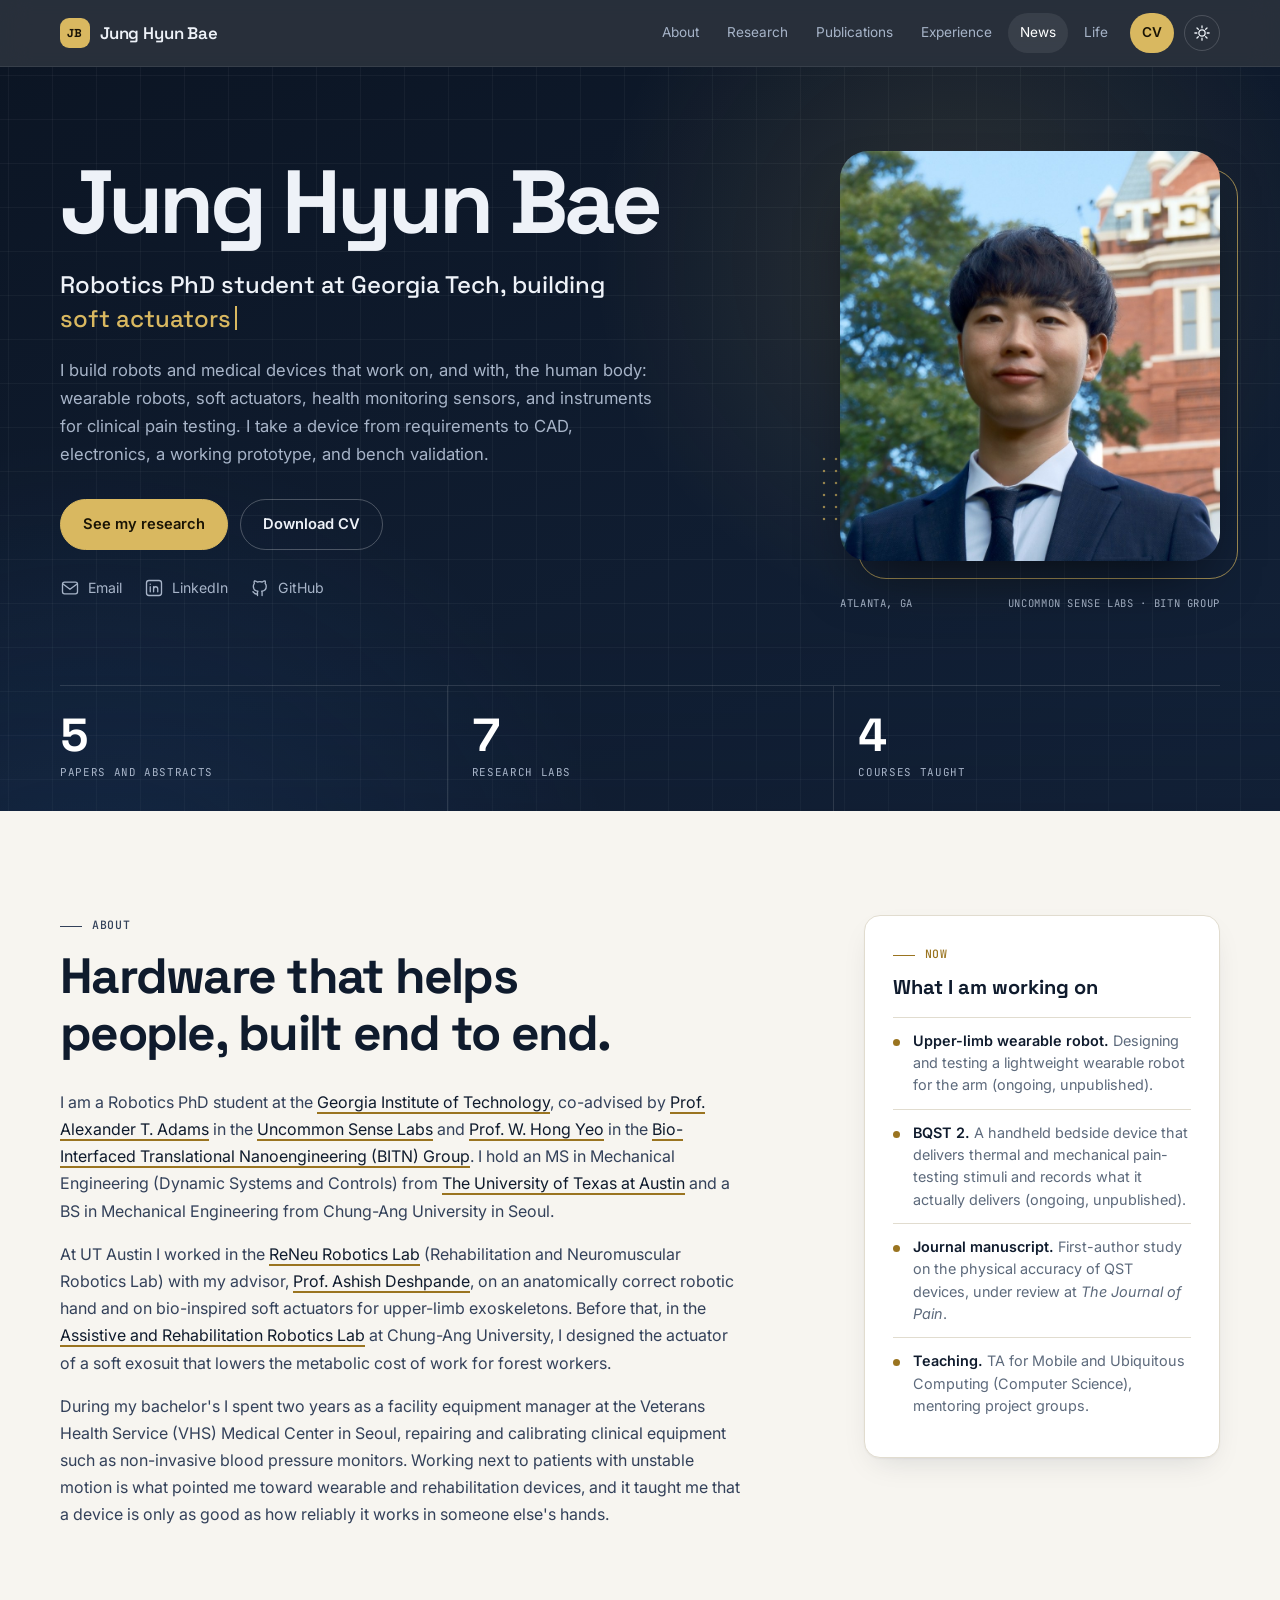
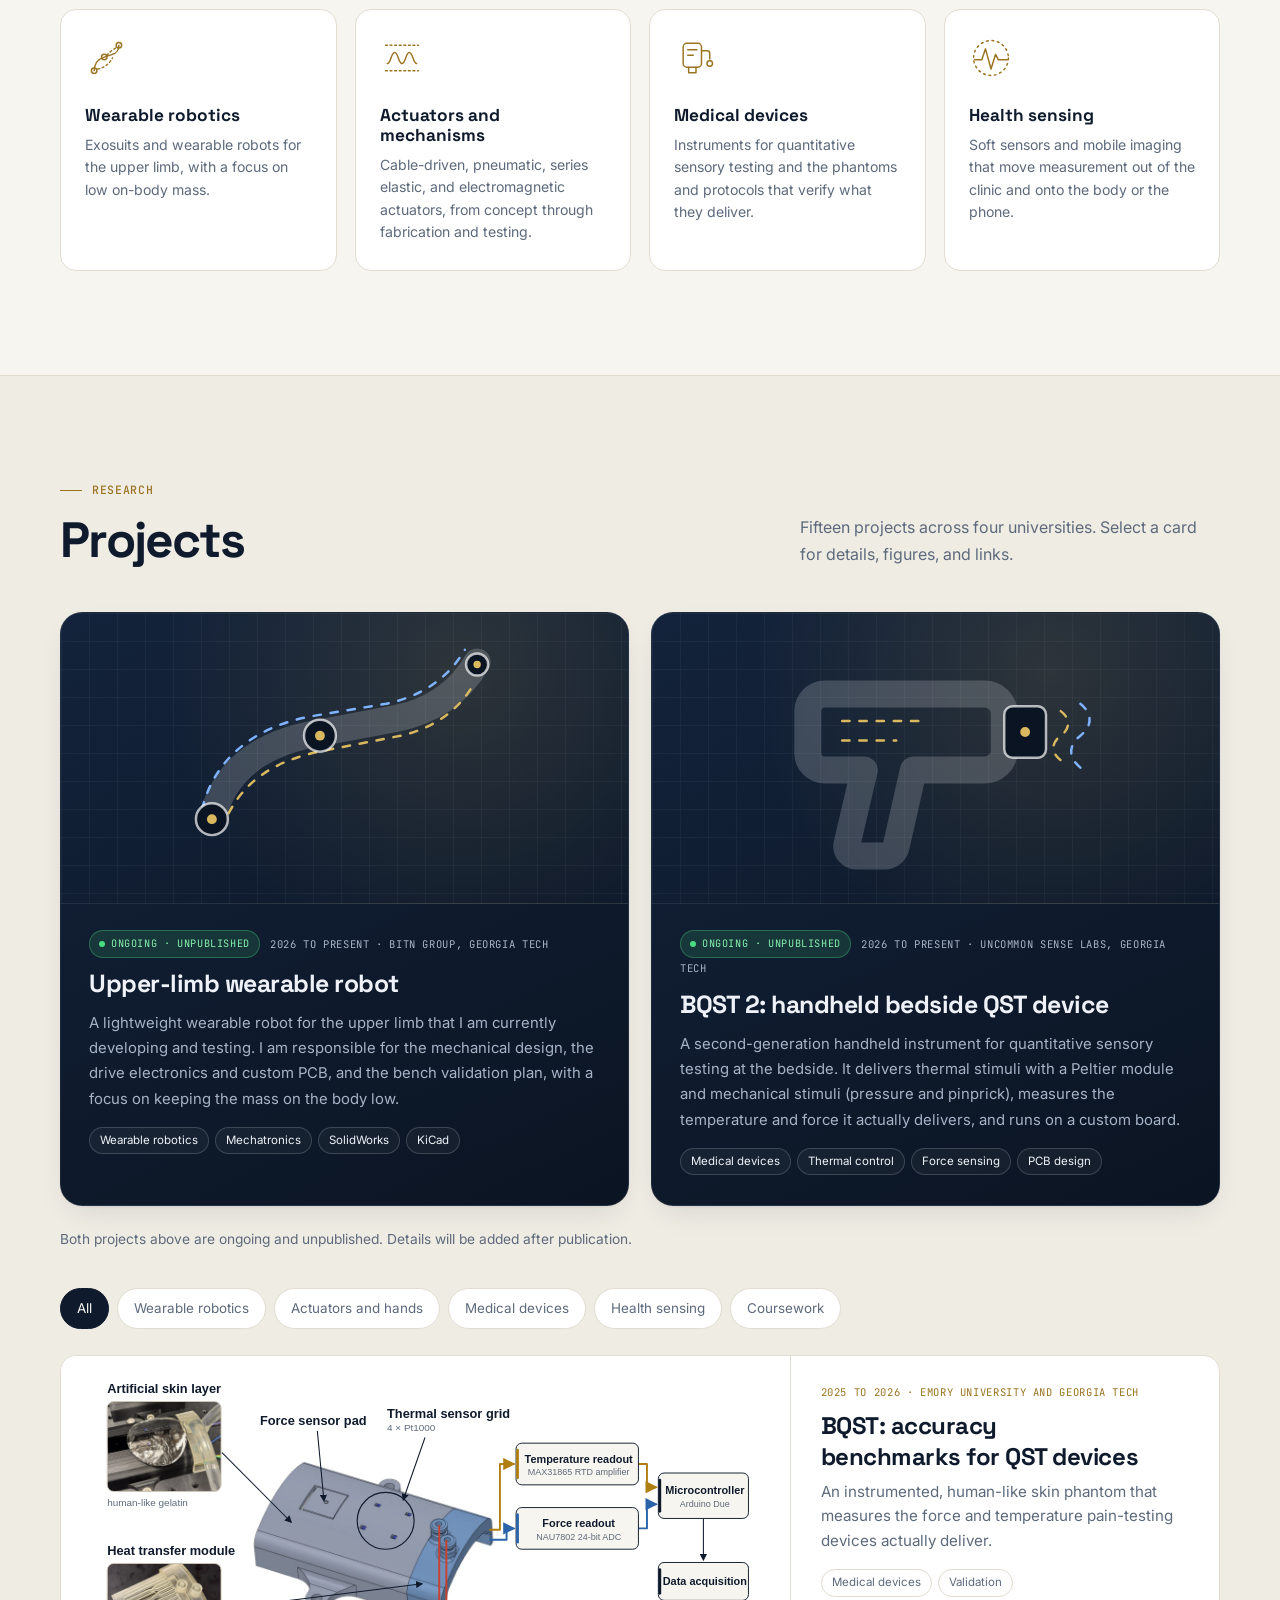
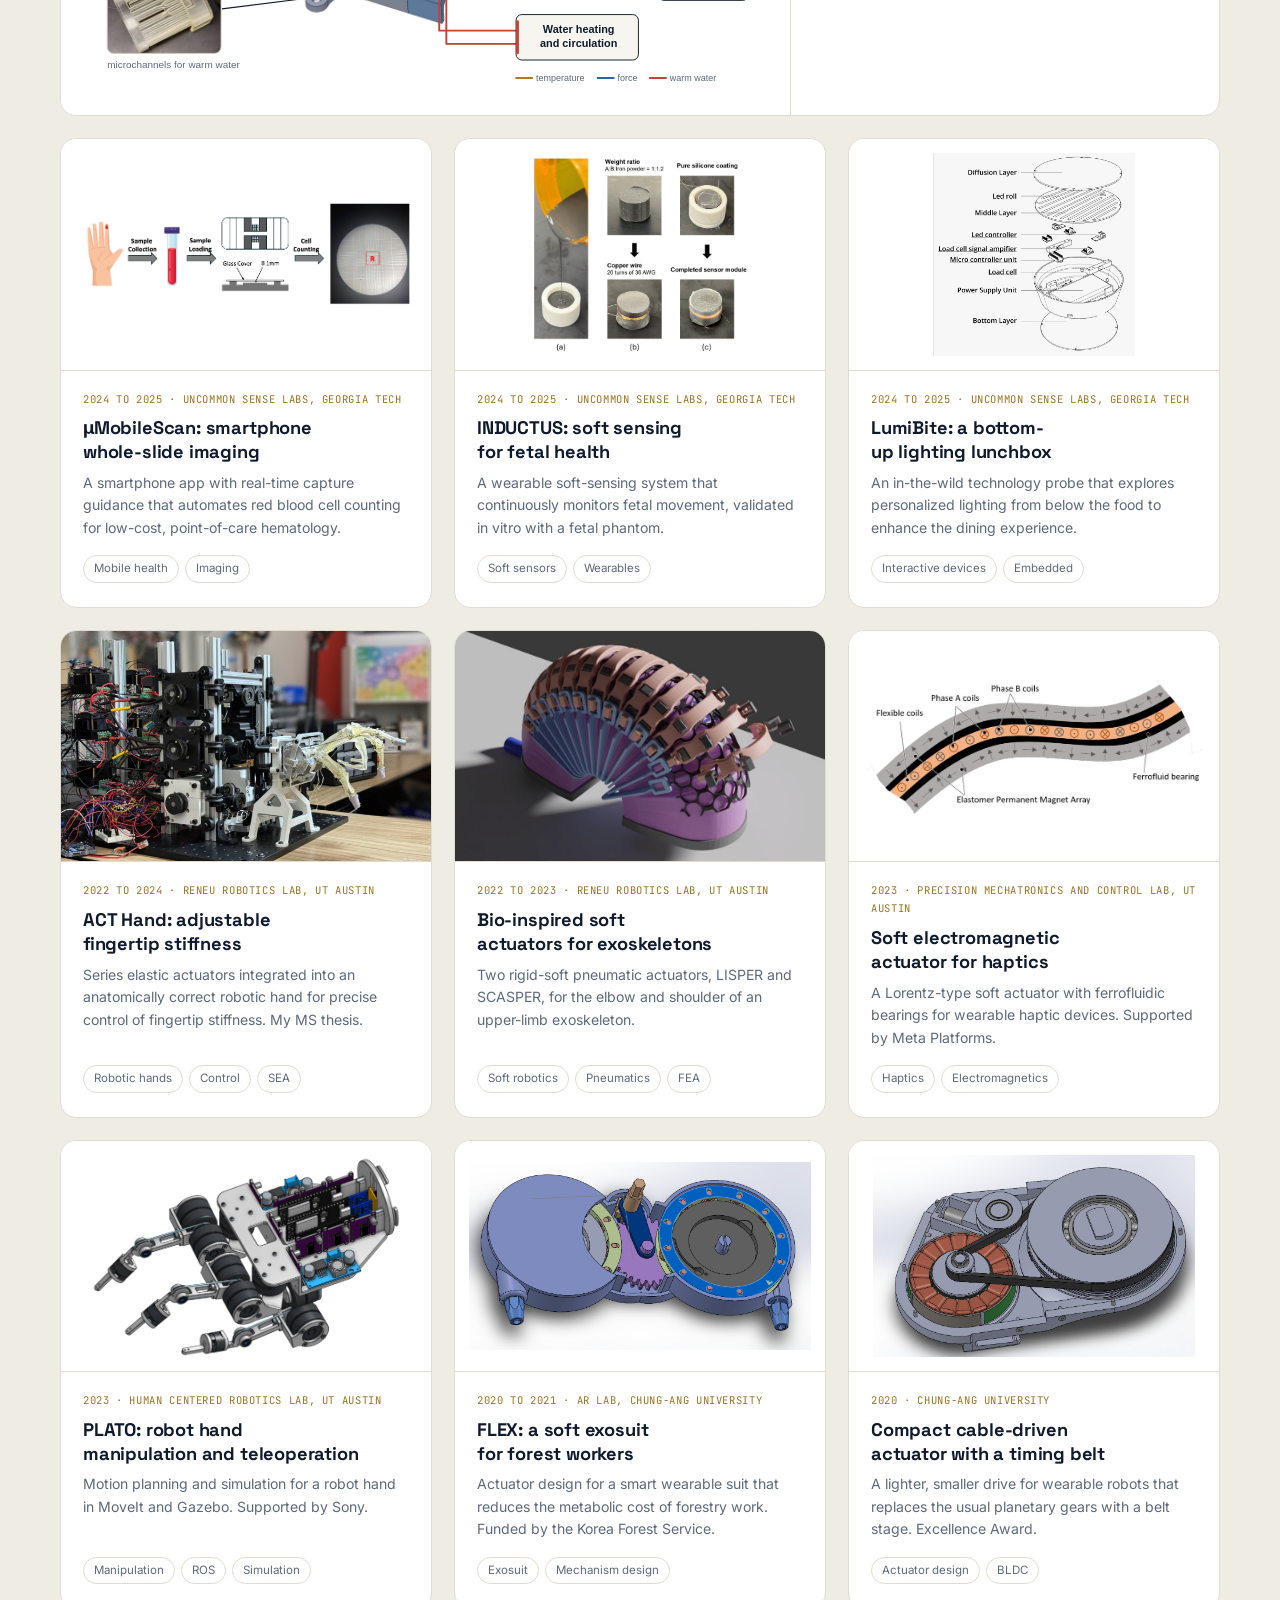
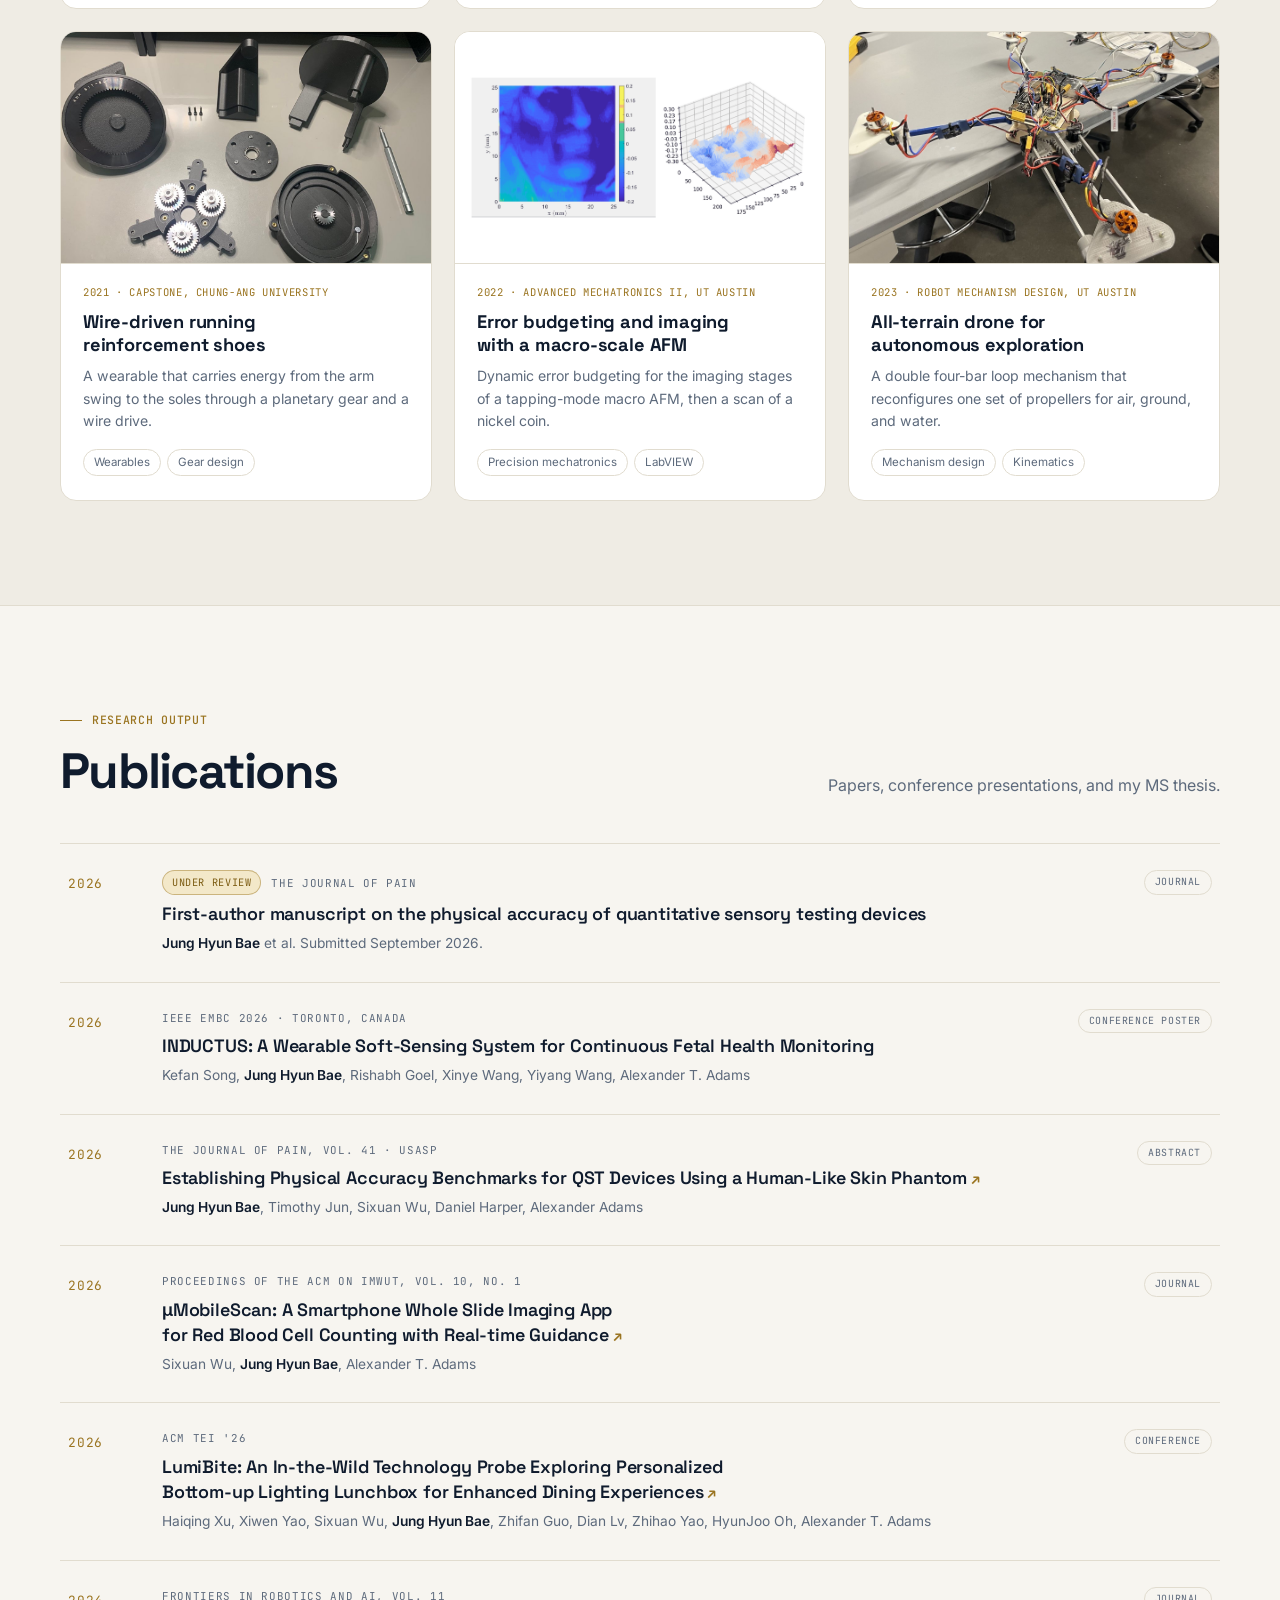
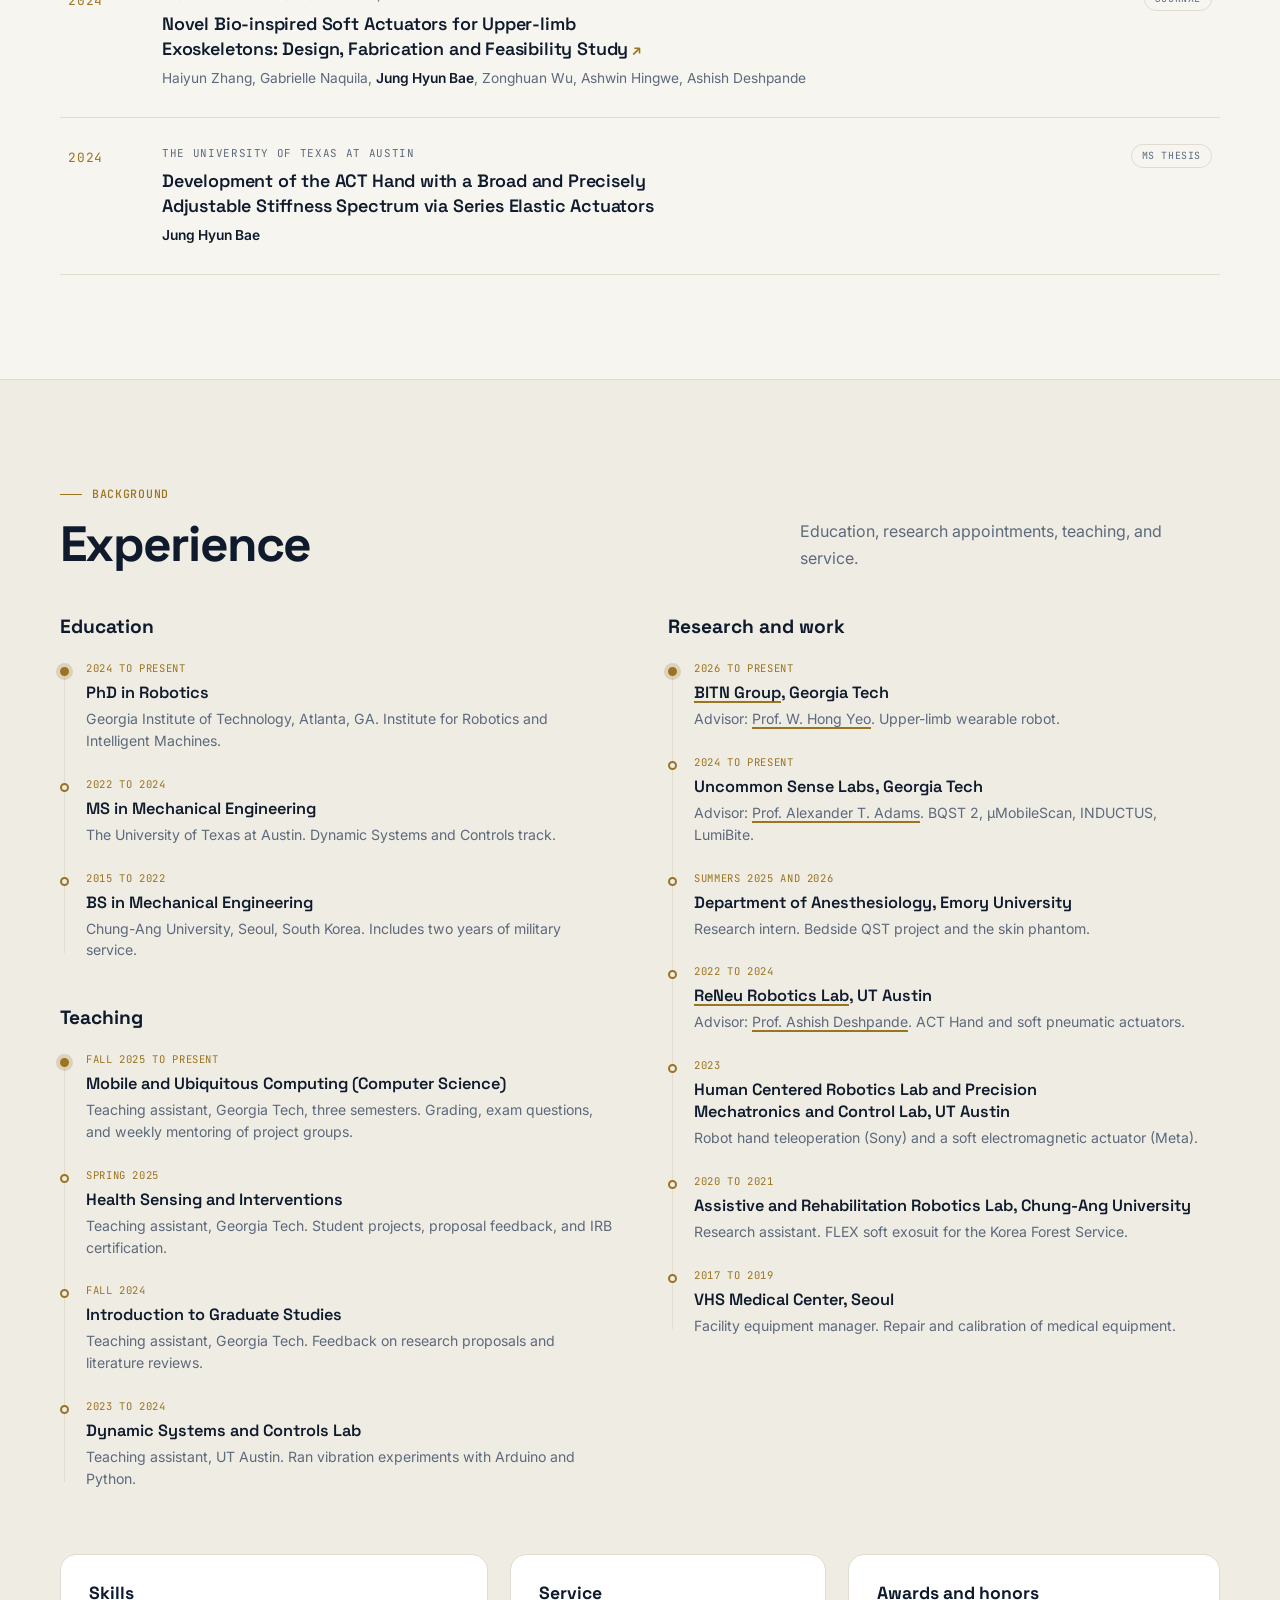
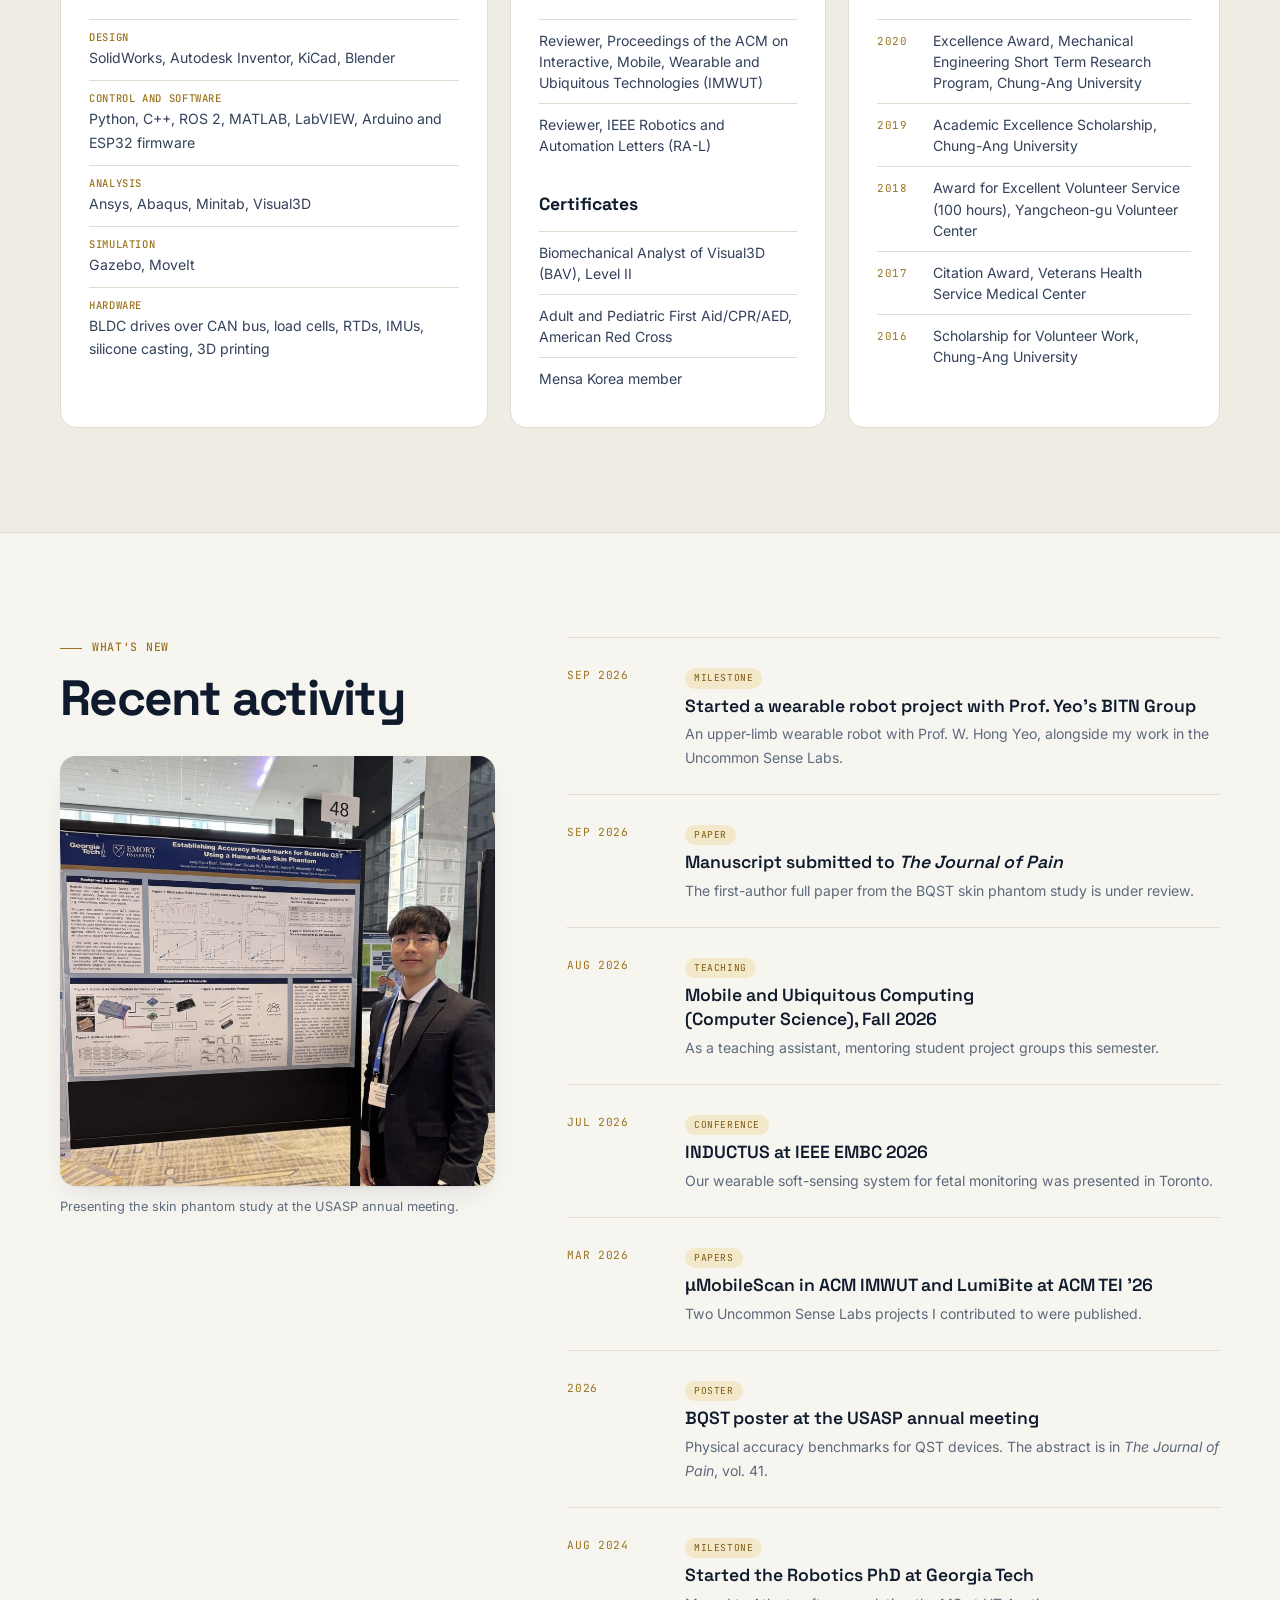
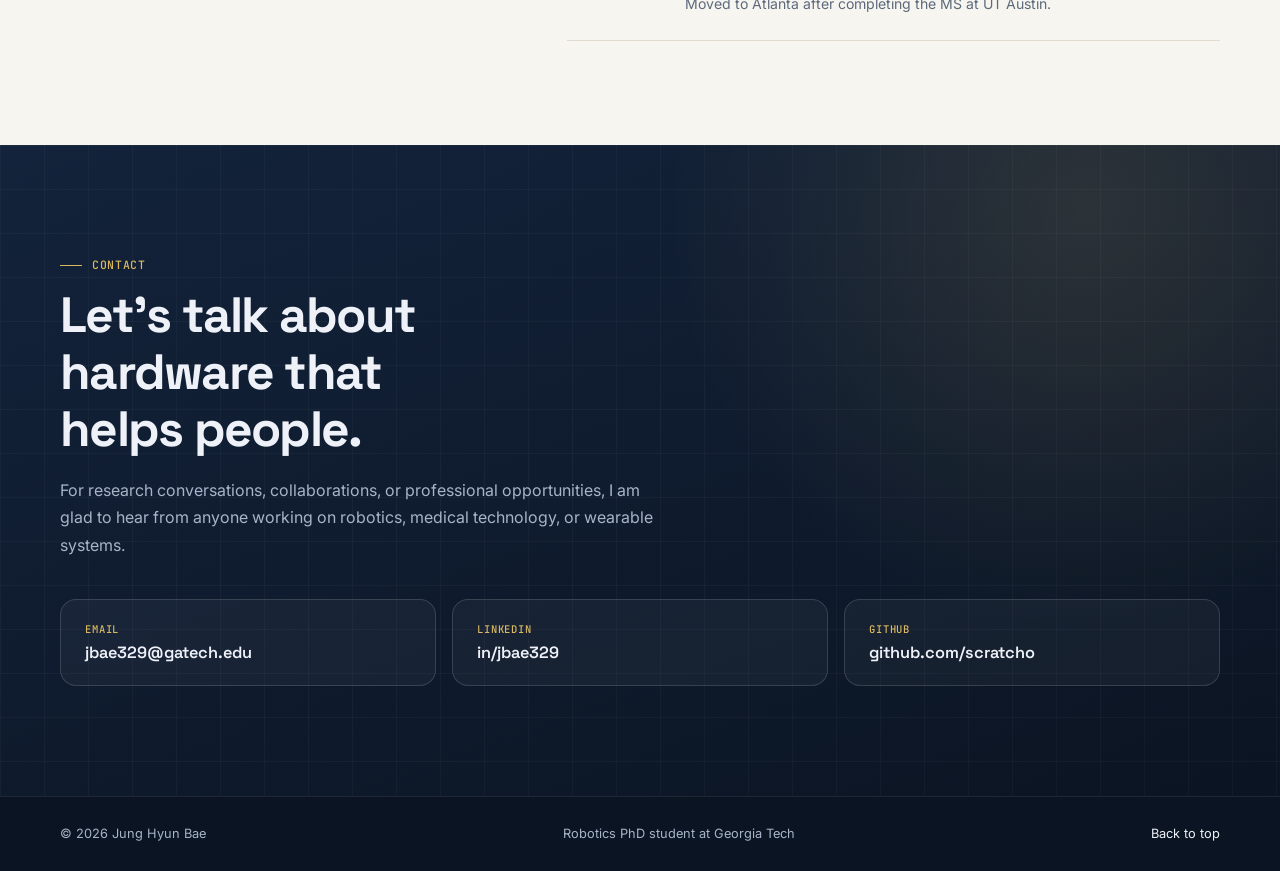
<file: index.html>
<!doctype html>
<html lang="en">

<head>
  <meta charset="utf-8">
  <meta name="viewport" content="width=device-width, initial-scale=1">
  <meta name="description"
    content="Jung Hyun Bae is a Robotics PhD student at Georgia Tech building wearable robots, soft actuators, and medical devices that work on, and with, the human body.">
  <meta name="author" content="Jung Hyun Bae">
  <meta name="theme-color" content="#0b1422">
  <meta property="og:type" content="website">
  <meta property="og:title" content="Jung Hyun Bae | Wearable Robots and Medical Devices">
  <meta property="og:description"
    content="Robotics PhD student at Georgia Tech. Wearable robots, soft actuators, and medical devices for pain research.">
  <meta property="og:url" content="https://scratcho.github.io/">
  <meta property="og:image" content="https://scratcho.github.io/assets/images/profile-2026.jpg">
  <title>Jung Hyun Bae | Wearable Robots and Medical Devices</title>
  <link rel="icon" href="assets/images/favicon.svg" type="image/svg+xml">
  <link rel="preconnect" href="https://fonts.googleapis.com">
  <link rel="preconnect" href="https://fonts.gstatic.com" crossorigin>
  <link
    href="https://fonts.googleapis.com/css2?family=Inter:wght@400;500;600;700&family=JetBrains+Mono:wght@400;500&family=Space+Grotesk:wght@500;600;700&display=swap"
    rel="stylesheet">
  <link rel="stylesheet" href="styles.css?v=22">
  <script>
    // Apply the saved theme before first paint.
    try {
      var t = localStorage.getItem('theme');
      if (t === 'light' || t === 'dark') document.documentElement.setAttribute('data-theme', t);
    } catch (e) { }
  </script>
  <script src="script.js?v=22" defer></script>
  <script type="application/ld+json">
  {
    "@context": "https://schema.org",
    "@type": "Person",
    "name": "Jung Hyun Bae",
    "alternateName": ["Junghyun Bae", "Jung-Hyun Bae"],
    "jobTitle": "PhD Student in Robotics",
    "affiliation": { "@type": "CollegeOrUniversity", "name": "Georgia Institute of Technology" },
    "alumniOf": [
      { "@type": "CollegeOrUniversity", "name": "The University of Texas at Austin" },
      { "@type": "CollegeOrUniversity", "name": "Chung-Ang University" }
    ],
    "url": "https://scratcho.github.io/",
    "email": "mailto:jbae329@gatech.edu",
    "sameAs": ["https://www.linkedin.com/in/jbae329/", "https://github.com/scratcho"],
    "knowsAbout": ["Wearable robotics", "Soft actuators", "Medical devices", "Mechatronics", "Quantitative sensory testing"]
  }
  </script>
</head>

<body>
  <a class="skip-link" href="#main">Skip to content</a>
  <div class="scroll-progress" aria-hidden="true"><span></span></div>

  <header class="site-header" id="top">
    <nav class="shell nav" aria-label="Main navigation">
      <a class="brand" href="#top"><span class="brand-mark" aria-hidden="true">JB</span>Jung Hyun Bae</a>
      <button class="menu-button" type="button" aria-expanded="false" aria-controls="nav-links">Menu</button>
      <div class="nav-links" id="nav-links">
        <a href="#about">About</a>
        <a href="#research">Research</a>
        <a href="#publications">Publications</a>
        <a href="#experience">Experience</a>
        <a href="#news">News</a>
        <a href="life.html">Life</a>
        <a class="nav-cv" href="assets/documents/jung-hyun-bae-cv.pdf">CV</a>
        <button class="theme-toggle" type="button" aria-label="Switch between light and dark theme">
          <svg class="icon-sun" viewBox="0 0 24 24" aria-hidden="true"><circle cx="12" cy="12" r="4.2"/><path d="M12 2.5v2.6M12 18.9v2.6M2.5 12h2.6M18.9 12h2.6M5.3 5.3l1.8 1.8M16.9 16.9l1.8 1.8M5.3 18.7l1.8-1.8M16.9 7.1l1.8-1.8"/></svg>
          <svg class="icon-moon" viewBox="0 0 24 24" aria-hidden="true"><path d="M20 14.2A8.2 8.2 0 0 1 9.8 4a8.2 8.2 0 1 0 10.2 10.2z"/></svg>
        </button>
      </div>
    </nav>
  </header>

  <main id="main">
    <!-- HERO -->
    <section class="hero" aria-labelledby="hero-title">
      <div class="hero-bg" aria-hidden="true"></div>
      <div class="shell hero-grid">
        <div class="hero-copy">
          
          <h1 id="hero-title">Jung Hyun Bae</h1>
          <p class="hero-role">Robotics PhD student at Georgia Tech, building
            <span class="rotator" aria-live="off"><span class="rotator-word">wearable robots</span></span>
          </p>
          <p class="hero-lede">I build robots and medical devices that work on, and with, the human body: wearable
            robots, soft actuators, health monitoring sensors, and instruments for clinical pain testing. I take a device from
            requirements to CAD, electronics, a working prototype, and bench validation.</p>
          <div class="hero-actions">
            <a class="button" href="#research">See my research</a>
            <a class="button button-ghost" href="assets/documents/jung-hyun-bae-cv.pdf">Download CV</a>
          </div>
          <ul class="social-row" aria-label="Professional links">
            <li><a href="mailto:jbae329@gatech.edu"><svg viewBox="0 0 24 24" aria-hidden="true"><rect x="3" y="5" width="18" height="14" rx="2.5"/><path d="m4 7.5 8 6 8-6"/></svg>Email</a></li>
            <li><a href="https://www.linkedin.com/in/jbae329/" rel="noopener"><svg viewBox="0 0 24 24" aria-hidden="true"><rect x="3" y="3" width="18" height="18" rx="3"/><path d="M7.5 10.5v6M7.5 7.4v.2M11.5 16.5v-6M11.5 13.2c0-1.7 1-2.7 2.5-2.7s2.5 1 2.5 2.7v3.3"/></svg>LinkedIn</a></li>
            <li><a href="https://github.com/scratcho" rel="noopener"><svg viewBox="0 0 24 24" aria-hidden="true"><path d="M9 19c-4 1.2-4-2-5.5-2.5M14.5 21v-3.2c0-.9.1-1.3-.5-1.9 2.8-.3 5.5-1.4 5.5-6a4.6 4.6 0 0 0-1.3-3.2 4.2 4.2 0 0 0-.1-3.2s-1-.3-3.4 1.3a11.6 11.6 0 0 0-6 0C6.300 3.200 5.300 3.500 5.300 3.500a4.200 4.200 0 0 0-.1 3.200A4.600 4.600 0 0 0 4 9.900c0 4.600 2.700 5.700 5.500 6-.6.600-.6 1.200-.5 1.900V21"/></svg>GitHub</a></li>
          </ul>
        </div>
        <figure class="hero-portrait">
          <div class="portrait-frame">
            <img src="assets/images/profile-2026.jpg" width="920" height="994" alt="Portrait of Jung Hyun Bae in front of Tech Tower at Georgia Tech">
          </div>
          <figcaption>
            <span>Atlanta, GA</span>
            <span>Uncommon Sense Labs · BITN Group</span>
          </figcaption>
        </figure>
      </div>
      <div class="shell">
        <dl class="stat-row">
          <div><dt>Papers and abstracts</dt><dd><span data-count="5">5</span></dd></div>
          <div><dt>Research labs</dt><dd><span data-count="7">7</span></dd></div>
          <div><dt>Courses taught</dt><dd><span data-count="4">4</span></dd></div>
        </dl>
      </div>
    </section>

    <!-- ABOUT -->
    <section class="section shell" id="about" aria-labelledby="about-title">
      <div class="about-grid">
        <div class="about-copy reveal">
          <p class="label">About</p>
          <h2 id="about-title">Hardware that helps people, built end to end.</h2>
          <p>I am a Robotics PhD student at the <a href="https://www.gatech.edu/" rel="noopener">Georgia Institute of
              Technology</a>, co-advised by <a href="https://research.gatech.edu/alexander-t-adams"
              rel="noopener">Prof. Alexander T. Adams</a> in the <a href="https://www.uncommonsenselabs.com/home"
              rel="noopener">Uncommon Sense Labs</a> and <a href="https://people.research.gatech.edu/w-hong-yeo" rel="noopener">Prof. W. Hong Yeo</a> in the <a href="https://www.yeolabgatech.com/" rel="noopener">Bio-Interfaced Translational Nanoengineering (BITN) Group</a>. I hold an MS in Mechanical Engineering (Dynamic Systems and Controls) from
            <a href="https://www.utexas.edu/" rel="noopener">The University of Texas at Austin</a> and a BS in
            Mechanical Engineering from Chung-Ang University in Seoul.</p>
          <p>At UT Austin I worked in the <a href="https://reneu.robotics.utexas.edu/" rel="noopener">ReNeu Robotics Lab</a> (Rehabilitation and Neuromuscular Robotics Lab) with my advisor, <a href="https://reneu.robotics.utexas.edu/profiles/ashish-d-deshpande-0" rel="noopener">Prof. Ashish Deshpande</a>, on an anatomically correct robotic hand
            and on bio-inspired soft actuators for upper-limb exoskeletons. Before that, in the <a
              href="http://arlab.cau.ac.kr/" rel="noopener">Assistive and Rehabilitation Robotics Lab</a> at
            Chung-Ang University, I designed the actuator of a soft exosuit that lowers the metabolic cost of work for forest
            workers.</p>
          <p>During my bachelor's I spent two years as a facility equipment manager at the Veterans Health Service
            (VHS) Medical Center in Seoul, repairing and calibrating clinical equipment such as non-invasive blood
            pressure monitors. Working next to patients with unstable motion is what pointed me toward wearable and
            rehabilitation devices, and it taught me that a device is only as good as how reliably it works in
            someone else's hands.</p>
        </div>
        <aside class="now-card reveal" aria-labelledby="now-title">
          <p class="label">Now</p>
          <h3 id="now-title">What I am working on</h3>
          <ul>
            <li><strong>Upper-limb wearable robot.</strong> Designing and testing a lightweight wearable robot for the arm (ongoing, unpublished).</li>
            <li><strong>BQST 2.</strong> A handheld bedside device that delivers thermal and mechanical pain-testing stimuli and records what it actually delivers (ongoing, unpublished).</li>
            <li><strong>Journal manuscript.</strong> First-author study on the physical accuracy of QST devices, under
              review at <em>The Journal of Pain</em>.</li>
            <li><strong>Teaching.</strong> TA for Mobile and Ubiquitous Computing (Computer Science), mentoring project groups.</li>
          </ul>
        </aside>
      </div>
      <div class="focus-grid">
        <article class="focus reveal">
          <svg viewBox="0 0 48 48" aria-hidden="true"><path d="M10 38c0-9 5-13 11-15l9-3c4-1 7-5 7-10"/><circle cx="37" cy="10" r="3"/><circle cx="21" cy="23" r="3"/><circle cx="10" cy="38" r="3"/><path d="M14 36c6-1 12-5 16-12M24 21c3-4 8-7 11-9" stroke-dasharray="2 3"/></svg>
          <h3>Wearable robotics</h3>
          <p>Exosuits and wearable robots for the upper limb, with a focus on low on-body mass.</p>
        </article>
        <article class="focus reveal">
          <svg viewBox="0 0 48 48" aria-hidden="true"><path d="M8 30c4 0 4-12 8-12s4 12 8 12 4-12 8-12 4 12 8 12"/><path d="M6 38h36M6 10h36" stroke-dasharray="2 3"/></svg>
          <h3>Actuators and mechanisms</h3>
          <p>Cable-driven, pneumatic, series elastic, and electromagnetic actuators, from concept through fabrication
            and testing.</p>
        </article>
        <article class="focus reveal">
          <svg viewBox="0 0 48 48" aria-hidden="true"><rect x="10" y="8" width="20" height="26" rx="4"/><path d="M30 16h6a3 3 0 0 1 3 3v6M16 34v6h8v-6M15 15h10M15 21h6"/><circle cx="39" cy="30" r="3"/></svg>
          <h3>Medical devices</h3>
          <p>Instruments for quantitative sensory testing and the phantoms and protocols that verify what they
            deliver.</p>
        </article>
        <article class="focus reveal">
          <svg viewBox="0 0 48 48" aria-hidden="true"><path d="M6 26h8l4-12 6 22 5-16 3 6h10"/><circle cx="24" cy="24" r="19" stroke-dasharray="2 4"/></svg>
          <h3>Health sensing</h3>
          <p>Soft sensors and mobile imaging that move measurement out of the clinic and onto the body or the
            phone.</p>
        </article>
      </div>
    </section>

    <!-- RESEARCH -->
    <section class="section tinted" id="research" aria-labelledby="research-title">
      <div class="shell">
        <div class="section-heading reveal">
          <div>
            <p class="label">Research</p>
            <h2 id="research-title">Projects</h2>
          </div>
          <p>Fifteen projects across four universities. Select a card for details, figures, and
            links.</p>
        </div>

        <div class="featured">
          <article class="feature-card reveal" data-cat="wearable actuation">
            <div class="feature-art" aria-hidden="true">
              <svg viewBox="0 0 320 200">
                <path class="art-ghost" d="M52 150c10-40 40-62 86-70l64-12c30-6 52-22 66-46"/>
                <path class="art-cable" d="M60 158c14-38 42-56 84-64l62-12c26-6 46-20 58-40"/>
                <path class="art-cable alt" d="M44 142c10-42 44-68 90-76l60-10c28-6 50-20 64-44"/>
                <circle class="art-joint" cx="52" cy="150" r="13"/><circle class="art-joint" cx="140" cy="82" r="13"/><circle class="art-joint" cx="268" cy="24" r="9"/>
                <circle class="art-dot" cx="52" cy="150" r="4"/><circle class="art-dot" cx="140" cy="82" r="4"/><circle class="art-dot" cx="268" cy="24" r="3"/>
              </svg>
            </div>
            <div class="feature-copy">
              <p class="meta"><span class="badge live">Ongoing · unpublished</span>2026 to present · BITN Group, Georgia Tech</p>
              <h3>Upper-limb wearable robot</h3>
              <p>A lightweight wearable robot for the upper limb that I am currently developing and testing. I am responsible for the mechanical design, the drive electronics and custom PCB, and the bench validation plan, with a focus on keeping the mass on the body low.</p>
              <div class="tags"><span>Wearable robotics</span><span>Mechatronics</span><span>SolidWorks</span><span>KiCad</span></div>
            </div>
          </article>
          <article class="feature-card reveal" data-cat="medical">
            <div class="feature-art" aria-hidden="true">
              <svg viewBox="0 0 320 200">
                <path class="art-ghost" d="M70 48h130a16 16 0 0 1 16 16v30a16 16 0 0 1-16 16h-58l-14 62a10 10 0 0 1-10 8H96a8 8 0 0 1-8-10l14-60H70a14 14 0 0 1-14-14V62a14 14 0 0 1 14-14z"/>
                <rect class="art-joint" x="216" y="58" width="34" height="42" rx="7"/>
                <path class="art-cable" d="M262 62c8 6 8 14 0 20s-8 14 0 20"/>
                <path class="art-cable alt" d="M278 56c10 8 10 18 0 26s-10 18 0 26"/>
                <path class="art-cable" d="M84 70h70M84 86h44" />
                <circle class="art-dot" cx="233" cy="79" r="4"/>
              </svg>
            </div>
            <div class="feature-copy">
              <p class="meta"><span class="badge live">Ongoing · unpublished</span>2026 to present · Uncommon Sense Labs,
                Georgia Tech</p>
              <h3>BQST 2: handheld bedside QST device</h3>
              <p>A second-generation handheld instrument for quantitative sensory testing at the bedside. It delivers thermal stimuli with a Peltier module and mechanical stimuli (pressure and pinprick), measures the temperature and force it actually delivers, and runs on a custom board.</p>
              <div class="tags"><span>Medical devices</span><span>Thermal control</span><span>Force sensing</span><span>PCB design</span></div>
            </div>
          </article>
        </div>

        <p class="featured-note reveal">Both projects above are ongoing and unpublished. Details will be added after publication.</p>

        <div class="filter-bar reveal" role="group" aria-label="Filter projects">
          <button type="button" class="chip is-active" data-filter="all">All</button>
          <button type="button" class="chip" data-filter="wearable">Wearable robotics</button>
          <button type="button" class="chip" data-filter="actuation">Actuators and hands</button>
          <button type="button" class="chip" data-filter="medical">Medical devices</button>
          <button type="button" class="chip" data-filter="sensing">Health sensing</button>
          <button type="button" class="chip" data-filter="coursework">Coursework</button>
        </div>

        <div class="project-grid" id="project-grid">

          <article class="project full reveal" data-cat="medical sensing">
            <button class="project-open" type="button" aria-haspopup="dialog">
              <div class="project-media contain"><img loading="lazy" src="assets/images/bqst-schematic.svg" alt="Schematic of the instrumented skin phantom, its sensors, and the readout chain"></div>
              <div class="project-body">
                <p class="meta">2025 to 2026 · Emory University and Georgia Tech</p>
                <h3>BQST: accuracy benchmarks for QST devices</h3>
                <p>An instrumented, human-like skin phantom that measures the force and temperature pain-testing
                  devices actually deliver.</p>
                <div class="tags"><span>Medical devices</span><span>Validation</span></div>
              </div>
            </button>
            <div class="project-detail" hidden>
              <div class="gallery">
                <figure class="lg"><img loading="lazy" src="assets/images/bqst-schematic.svg" alt="Schematic of the instrumented skin phantom, its sensors, and the readout chain"><figcaption>The instrumented phantom: a force sensor pad and four Pt1000 temperature sensors under an artificial skin layer, warmed by circulating water.</figcaption></figure>
                <figure class="lg"><img loading="lazy" src="assets/images/bqst-force-accuracy.png" alt="Delivered force plotted against nominal force for three mechanical QST instruments"><figcaption>Delivered versus nominal force for three mechanical instruments, eight operators each. The dashed line marks perfect agreement.</figcaption></figure>
                <figure class="lg"><img loading="lazy" src="assets/images/bqst-thermal-response.png" alt="Mean skin-phantom surface temperature over time for the warm-contact stimuli"><figcaption>Mean surface temperature after contact for the warm-contact stimuli. Dotted lines mark the nominal targets.</figcaption></figure>
                <figure><img loading="lazy" src="assets/images/bqst-phantom.jpg" alt="Gelatin skin mounted on the phantom on the bench"><figcaption>Gelatin skin layer on the phantom.</figcaption></figure>
                <figure><img loading="lazy" src="assets/images/bqst-poster.jpg" alt="Jung Hyun Bae presenting the BQST poster at the USASP meeting"><figcaption>Poster at the USASP annual meeting.</figcaption></figure>
              </div>
              <p>Quantitative sensory testing (QST) is how pain researchers measure sensitivity to touch, pressure,
                and temperature, but nominal device specifications may not fully characterize the stimulus a device delivers in use.
                During summer research internships (2025 and 2026) in the Department of Anesthesiology at Emory
                University, I led a project to measure it directly.</p>
              <ul>
                <li>Built an instrumented forearm phantom: human-like gelatin skin with an embedded load cell and Pt1000 temperature sensors.</li>
                <li>Benchmarked three commercial mechanical QST instruments and two low-cost warm-contact stimuli in a
                  multi-operator study: 8 operators per modality, 5,237 mechanical taps, and 96 thermal trials.</li>
                <li>Showed that nominal settings do not match the delivered stimulus: one filament set delivered about
                  77% of its nominal force, a heated rod peaked about 6 °C below target, and operator identity
                  explained 13 to 69% of the error variance for the mechanical methods.</li>
              </ul>
              <p>The abstract appeared in <em>The Journal of Pain</em> (USASP), and the first-author full manuscript
                is under review at the same journal. The result plots above are from that manuscript. The findings started BQST 2.</p>
              <p class="detail-links"><a href="https://doi.org/10.1016/j.jpain.2025.105806" rel="noopener">Abstract in The Journal of Pain</a></p>
            </div>
          </article>

          <article class="project reveal" data-cat="sensing">
            <button class="project-open" type="button" aria-haspopup="dialog">
              <div class="project-media contain"><img loading="lazy" src="assets/images/umobile.png" alt="Workflow from a finger-prick sample to cell counting on a smartphone"></div>
              <div class="project-body">
                <p class="meta">2024 to 2025 · Uncommon Sense Labs, Georgia Tech</p>
                <h3>μMobileScan: smartphone whole-slide imaging</h3>
                <p>A smartphone app with real-time capture guidance that automates red blood cell counting for
                  low-cost, point-of-care hematology.</p>
                <div class="tags"><span>Mobile health</span><span>Imaging</span></div>
              </div>
            </button>
            <div class="project-detail" hidden>
              <div class="gallery">
                <figure><img loading="lazy" src="assets/images/umobile.png" alt="Workflow from sample collection to cell counting"><figcaption>From a finger-prick sample to an automated count.</figcaption></figure>
                <figure><img loading="lazy" src="assets/images/umobile-count.jpg" alt="Microscope image with detected red blood cells marked"><figcaption>Detected red blood cells.</figcaption></figure>
                <figure><img loading="lazy" src="assets/images/umobile-scan.jpg" alt="Stitched whole-slide scan of the counting chamber"><figcaption>Stitched whole-slide scan.</figcaption></figure>
              </div>
              <p>μMobileScan is a smartphone app for whole-slide imaging. It guides the user in real time during capture and automates red blood cell counting, with the goal of low-cost, point-of-care hematology.</p>
              <p>I co-developed the application. Published in the <em>Proceedings of the ACM on Interactive, Mobile, Wearable and Ubiquitous Technologies</em> (IMWUT), March 2026.</p>
              <p class="detail-links"><a href="https://dl.acm.org/doi/10.1145/3790109" rel="noopener">Paper (ACM Digital Library)</a></p>
            </div>
          </article>

          <article class="project reveal" data-cat="sensing medical">
            <button class="project-open" type="button" aria-haspopup="dialog">
              <div class="project-media contain"><img loading="lazy" src="assets/images/inductus-process.jpg" alt="Fabrication steps of the Inductus soft sensor module"></div>
              <div class="project-body">
                <p class="meta">2024 to 2025 · Uncommon Sense Labs, Georgia Tech</p>
                <h3>INDUCTUS: soft sensing for fetal health</h3>
                <p>A wearable soft-sensing system that continuously monitors fetal movement, validated in vitro with a
                  fetal phantom.</p>
                <div class="tags"><span>Soft sensors</span><span>Wearables</span></div>
              </div>
            </button>
            <div class="project-detail" hidden>
              <div class="gallery"><img loading="lazy" src="assets/images/inductus-process.jpg" alt="Fabrication of the sensor module: magnetic silicone core, coil winding, and coating"></div>
              <p>Fetal monitoring today centers on heart rate. INDUCTUS extends it to mechanical activity: a high-resolution soft-sensor system that continuously monitors fetal movement in utero through vibration sensing.</p>
              <ul>
                <li>Developed the soft-sensor system, including sensor modules made from an iron-powder silicone core with a wound copper coil and a silicone coating.</li>
                <li>Validated the system in vitro with a fetal phantom, showing accurate detection of fetal movement.</li>
              </ul>
              <p>Presented as a poster at the 48th Annual International Conference of the IEEE Engineering in Medicine
                and Biology Society (EMBC 2026), Toronto, Canada.</p>
            </div>
          </article>

          <article class="project reveal" data-cat="sensing">
            <button class="project-open" type="button" aria-haspopup="dialog">
              <div class="project-media contain"><img loading="lazy" src="assets/images/lumibite-exploded.png" alt="Exploded view of the LumiBite lunchbox and its electronics"></div>
              <div class="project-body">
                <p class="meta">2024 to 2025 · Uncommon Sense Labs, Georgia Tech</p>
                <h3>LumiBite: a bottom-up lighting lunchbox</h3>
                <p>An in-the-wild technology probe that explores personalized lighting from below the food to enhance
                  the dining experience.</p>
                <div class="tags"><span>Interactive devices</span><span>Embedded</span></div>
              </div>
            </button>
            <div class="project-detail" hidden>
              <div class="gallery">
                <figure><img loading="lazy" src="assets/images/lumibite-exploded.png" alt="Exploded view of the LumiBite lunchbox: diffusion layer, LED roll, controller, load cell, power supply"><figcaption>Exploded view of the device.</figcaption></figure>
                <figure><img loading="lazy" src="assets/images/lumibite-app.jpg" alt="The LumiBite companion app and the lunchbox lighting in use"><figcaption>Companion app and lighting in use.</figcaption></figure>
                <figure><img loading="lazy" src="assets/images/lumibite-cad.jpg" alt="CAD of the lunchbox base with the electronics bay"><figcaption>Base with the electronics bay.</figcaption></figure>
              </div>
              <p>LumiBite is a lunchbox that lights food from below with lighting personalized to the user. It was studied in the wild as a technology probe for enhancing the dining experience.</p>
              <p>I designed the device hardware and wrote embedded firmware for it (ESP32, Bluetooth Low Energy, and a
                load cell front end). Published at the ACM International Conference on Tangible, Embedded, and
                Embodied Interaction (TEI '26).</p>
              <p class="detail-links"><a href="https://dl.acm.org/doi/full/10.1145/3731459.3773300" rel="noopener">Paper (ACM Digital Library)</a></p>
            </div>
          </article>

          <article class="project reveal" data-cat="actuation">
            <button class="project-open" type="button" aria-haspopup="dialog">
              <div class="project-media"><img loading="lazy" src="assets/images/act-hand-side.jpg" alt="Side view of the ACT Hand testbed with its actuator rack"></div>
              <div class="project-body">
                <p class="meta">2022 to 2024 · ReNeu Robotics Lab, UT Austin</p>
                <h3>ACT Hand: adjustable fingertip stiffness</h3>
                <p>Series elastic actuators integrated into an anatomically correct robotic hand for precise control of
                  fingertip stiffness. My MS thesis.</p>
                <div class="tags"><span>Robotic hands</span><span>Control</span><span>SEA</span></div>
              </div>
            </button>
            <div class="project-detail" hidden>
              <div class="gallery">
                <figure><img loading="lazy" src="assets/images/act-hand-side.jpg" alt="Side view of the ACT Hand testbed with its actuator rack"><figcaption>The ACT Hand testbed: the tendon-driven hand and its actuator rack.</figcaption></figure>
                <figure><img loading="lazy" src="assets/images/act-hand-fingertip.jpg" alt="Close view of the ACT Hand index fingertip at the stiffness measurement point"><figcaption>Fingertip at the stiffness measurement point.</figcaption></figure>
                <figure><img loading="lazy" src="assets/images/act-hand-tendons.jpg" alt="CAD of a finger with its tendon routing labeled"><figcaption>Tendon routing of a finger.</figcaption></figure>
              </div>
              <p>The human hand is a remarkable biological system, and the limited understanding of its biomechanics
                and neuromuscular control makes it hard to build robotic hands and prostheses that match it. The
                Anatomically Correct Testbed (ACT) Hand reproduces the musculoskeletal structure of the human fingers
                so that those mechanics and control strategies can be studied on real hardware.</p>
              <ul>
                <li>Worked on the design of the ACT Hand testbed, which simulates the musculoskeletal structure of the fingers of the human hand.</li>
                <li>Integrated series elastic actuators (SEAs) to adjust stiffness actively and improve compliance
                  under nonlinear constraints, achieving precise stiffness control at the fingertip.</li>
                <li>Wrote the control firmware: CAN bus communication with the BLDC motor drives, plus IMU and load cell sensing.</li>
              </ul>
              <p>MS thesis (2024): <em>Development of the ACT Hand with a Broad and Precisely Adjustable Stiffness
                  Spectrum via Series Elastic Actuators</em>, The University of Texas at Austin.</p>
            </div>
          </article>

          <article class="project reveal" data-cat="wearable actuation">
            <button class="project-open" type="button" aria-haspopup="dialog">
              <div class="project-media"><img loading="lazy" src="assets/images/soft-actuator-lisper-render.jpg" alt="Render of LISPER, a lobster-inspired silicone pneumatic actuator"></div>
              <div class="project-body">
                <p class="meta">2022 to 2023 · ReNeu Robotics Lab, UT Austin</p>
                <h3>Bio-inspired soft actuators for exoskeletons</h3>
                <p>Two rigid-soft pneumatic actuators, LISPER and SCASPER, for the elbow and shoulder of an upper-limb exoskeleton.</p>
                <div class="tags"><span>Soft robotics</span><span>Pneumatics</span><span>FEA</span></div>
              </div>
            </button>
            <div class="project-detail" hidden>
              <div class="gallery">
                <figure><img loading="lazy" src="assets/images/soft-actuator-lisper-render.jpg" alt="Render of LISPER, the lobster-inspired silicone actuator with its segmented shell"><figcaption>LISPER, for the elbow.</figcaption></figure>
                <figure><img loading="lazy" src="assets/images/soft-actuator-lisper-photo.jpg" alt="Photo of the fabricated LISPER actuator"><figcaption>Fabricated LISPER.</figcaption></figure>
                <figure><img loading="lazy" src="assets/images/soft-actuator-scasper-render.jpg" alt="Render of SCASPER, the scallop-shaped actuator"><figcaption>SCASPER, for the shoulder.</figcaption></figure>
                <figure><img loading="lazy" src="assets/images/soft-actuator-scasper-photo.jpg" alt="Photo of the fabricated SCASPER actuator"><figcaption>Fabricated SCASPER.</figcaption></figure>
                <figure><img loading="lazy" src="assets/images/soft-actuator-2dof.jpg" alt="Both actuators mounted on a two-degree-of-freedom robot arm"><figcaption>Both actuators on a two-degree-of-freedom arm.</figcaption></figure>
              </div>
              <p>This study developed and evaluated two novel pneumatic actuators using kinematic and dynamic simulations and experiments: the Lobster-Inspired Silicone Pneumatic Robot (LISPER) for the elbow and the Scallop-Shaped Pneumatic Robot (SCASPER) for the shoulder. LISPER incorporates detailed bellow-shaped folds, meshes, and braces, while SCASPER achieves adjustable linearity of output force and torque through modifications to the silicone rubber strip pattern.</p>
              <p>LISPER performs well in range of motion, output force and torque, bandwidth, and linearity. SCASPER
                provides sufficient force and torque over a wide range of motion for shoulder flexion. Validation on a
                two-degree-of-freedom robot arm confirmed that both work as intended. I designed and fabricated the
                two-degree-of-freedom soft robot system, including the silicone pneumatic actuator.</p>
              <p class="detail-links"><a href="https://pmc.ncbi.nlm.nih.gov/articles/PMC11521781/" rel="noopener">Paper in Frontiers in Robotics and AI (2024)</a></p>
            </div>
          </article>

          <article class="project reveal" data-cat="actuation wearable">
            <button class="project-open" type="button" aria-haspopup="dialog">
              <div class="project-media contain"><img loading="lazy" src="assets/images/sema-concept.jpg" alt="Concept of the soft electromagnetic actuator: flexible coils, elastomer magnet array, and ferrofluid bearing"></div>
              <div class="project-body">
                <p class="meta">2023 · Precision Mechatronics and Control Lab, UT Austin</p>
                <h3>Soft electromagnetic actuator for haptics</h3>
                <p>A Lorentz-type soft actuator with ferrofluidic bearings for wearable haptic devices. Supported by
                  Meta Platforms.</p>
                <div class="tags"><span>Haptics</span><span>Electromagnetics</span></div>
              </div>
            </button>
            <div class="project-detail" hidden>
              <div class="gallery">
                <figure><img loading="lazy" src="assets/images/sema-concept.jpg" alt="Concept of the soft electromagnetic actuator: flexible coils, elastomer magnet array, and ferrofluid bearing"><figcaption>Actuator concept.</figcaption></figure>
                <figure><img loading="lazy" src="assets/images/sema-field-simulation.jpg" alt="Finite element simulation of the magnetic field in the actuator"><figcaption>Finite element simulation of the magnetic field.</figcaption></figure>
              </div>
              <p>Project: <em>A Novel Soft Electromagnetic Actuator with Lorentz-type Design and Ferrofluidic Bearings
                  for High Strength, Efficiency, and Transparency</em>, with research support from Meta Platforms,
                Inc.</p>
              <p>The goal was a soft electromagnetic actuator for wearable haptic devices, designed to make the most of the ferrofluid. My work covered prototype fabrication and testing: the power drive, coil insulation, and force tests compared against finite element predictions.</p>
            </div>
          </article>

          <article class="project reveal" data-cat="actuation">
            <button class="project-open" type="button" aria-haspopup="dialog">
              <div class="project-media contain"><img loading="lazy" src="assets/images/plato-hand-cad.jpg" alt="CAD model of the PLATO robot hand"></div>
              <div class="project-body">
                <p class="meta">2023 · Human Centered Robotics Lab, UT Austin</p>
                <h3>PLATO: robot hand manipulation and teleoperation</h3>
                <p>Motion planning and simulation for a robot hand in MoveIt and Gazebo. Supported by Sony.</p>
                <div class="tags"><span>Manipulation</span><span>ROS</span><span>Simulation</span></div>
              </div>
            </button>
            <div class="project-detail" hidden>
              <div class="gallery">
                <figure><img loading="lazy" src="assets/images/plato-hand-cad.jpg" alt="CAD model of the PLATO robot hand"></figure>
              </div>
              <p>A robot hand manipulation and teleoperation project in the Human Centered Robotics Lab, with research
                support from Sony Corporation. I planned and simulated motion tasks for the hand using MoveIt and the
                Gazebo environment.</p>
            </div>
          </article>

          <article class="project reveal" data-cat="wearable actuation">
            <button class="project-open" type="button" aria-haspopup="dialog">
              <div class="project-media contain"><img loading="lazy" src="assets/images/flex-dual-pulley.jpg" alt="CAD of the two-way dual pulley actuator for the FLEX exosuit"></div>
              <div class="project-body">
                <p class="meta">2020 to 2021 · AR Lab, Chung-Ang University</p>
                <h3>FLEX: a soft exosuit for forest workers</h3>
                <p>Actuator design for a smart wearable suit that reduces the metabolic cost of forestry work. Funded
                  by the Korea Forest Service.</p>
                <div class="tags"><span>Exosuit</span><span>Mechanism design</span></div>
              </div>
            </button>
            <div class="project-detail" hidden>
              <div class="gallery">
                <figure><img loading="lazy" src="assets/images/flex-dual-pulley.jpg" alt="CAD of the two-way dual pulley actuator"><figcaption>Two-way dual pulley actuator.</figcaption></figure>
                <figure><img loading="lazy" src="assets/images/flex-suit-back.jpg" alt="Two actuators mounted on the back of the exosuit"><figcaption>Actuators on the back of the suit.</figcaption></figure>
              </div>
              <p>FLEX is a smart wearable suit, combined with deep learning, for muscle power assistance, injury
                prevention, and work efficiency for forest workers. I worked on it as a research assistant in the
                Assistive and Rehabilitation Robotics Lab.</p>
              <ul>
                <li>Mechanical design team: designed the actuator of the soft exosuit, and raised its performance with
                  a two-way dual pulley that uses a moving gear capable of automatic dislocation.</li>
                <li>Optimized the heat treatment (quenching and tempering) of related parts, including the torsion
                  spring.</li>
                <li>Electronics team: designed the electronic system mounted on the suit for motor control.</li>
              </ul>
            </div>
          </article>

          <article class="project reveal" data-cat="wearable actuation">
            <button class="project-open" type="button" aria-haspopup="dialog">
              <div class="project-media contain"><img loading="lazy" src="assets/images/compact-actuator-section.jpg" alt="CAD view of a compact cable-driven actuator with a timing belt"></div>
              <div class="project-body">
                <p class="meta">2020 · Chung-Ang University</p>
                <h3>Compact cable-driven actuator with a timing belt</h3>
                <p>A lighter, smaller drive for wearable robots that replaces the usual planetary gears with a belt
                  stage. Excellence Award.</p>
                <div class="tags"><span>Actuator design</span><span>BLDC</span></div>
              </div>
            </button>
            <div class="project-detail" hidden>
              <div class="gallery">
                <figure><img loading="lazy" src="assets/images/compact-actuator-section.jpg" alt="CAD view of the belt stage and motor with the cover removed"><figcaption>Belt stage with the cover removed.</figcaption></figure>
                <figure><img loading="lazy" src="assets/images/compact-actuator-printed.jpg" alt="3D printed prototype of the actuator housing"><figcaption>3D printed prototype.</figcaption></figure>
                <figure><img loading="lazy" src="assets/images/compact-actuator-worn.jpg" alt="The actuator prototype worn on the hip"><figcaption>Worn on the hip.</figcaption></figure>
              </div>
              <p>Developed a compact and lightweight actuator by replacing the conventional planetary gears used in
                wearable robots with a timing belt system. The encoder sits inside the tensioner pulley to enable
                control of the BLDC motor.</p>
              <p>The mechanical design accounts for the thickness of the power transmission shaft and the tension of
                the belt, while a curved housing keeps the volume minimal and the unit comfortable to wear on the
                hip.</p>
              <p>Built during the Mechanical Engineering Short Term Research Program (MESTER) at Chung-Ang University,
                where it received the Excellence Award (October 2020).</p>
            </div>
          </article>

          <article class="project reveal" data-cat="wearable">
            <button class="project-open" type="button" aria-haspopup="dialog">
              <div class="project-media"><img loading="lazy" src="assets/images/running-shoes-parts.jpg" alt="3D printed planetary gear parts of the running assist device"></div>
              <div class="project-body">
                <p class="meta">2021 · Capstone, Chung-Ang University</p>
                <h3>Wire-driven running reinforcement shoes</h3>
                <p>A wearable that carries energy from the arm swing to the soles through a planetary gear and a wire
                  drive.</p>
                <div class="tags"><span>Wearables</span><span>Gear design</span></div>
              </div>
            </button>
            <div class="project-detail" hidden>
              <div class="gallery">
                <figure><img loading="lazy" src="assets/images/running-shoes-parts.jpg" alt="3D printed planetary gear parts"><figcaption>3D printed parts.</figcaption></figure>
                <figure><img loading="lazy" src="assets/images/running-shoes-gears.jpg" alt="Assembled planetary gear stage"><figcaption>Planetary gear stage.</figcaption></figure>
                <figure><img loading="lazy" src="assets/images/running-shoes-exploded.jpg" alt="Exploded CAD view of the drive"><figcaption>Exploded view of the drive.</figcaption></figure>
                <figure><img loading="lazy" src="assets/images/running-shoes-fea.jpg" alt="Finite element mesh of the planetary gears in Ansys"><figcaption>Gear analysis in Ansys.</figcaption></figure>
              </div>
              <p>Capstone design project and BS thesis. The device uses a planetary gear system and a wire-driven
                mechanism to deliver energy from the arm movement of running to the soles and strengthen propulsion.
                Designed in SolidWorks, analyzed in Ansys, and prototyped with 3D printed parts.</p>
            </div>
          </article>

          <article class="project reveal" data-cat="coursework">
            <button class="project-open" type="button" aria-haspopup="dialog">
              <div class="project-media contain"><img loading="lazy" src="assets/images/afm-scan.png" alt="Scan of a nickel coin: surface height map and 3D plot"></div>
              <div class="project-body">
                <p class="meta">2022 · Advanced Mechatronics II, UT Austin</p>
                <h3>Error budgeting and imaging with a macro-scale AFM</h3>
                <p>Dynamic error budgeting for the imaging stages of a tapping-mode macro AFM, then a scan of a nickel
                  coin.</p>
                <div class="tags"><span>Precision mechatronics</span><span>LabVIEW</span></div>
              </div>
            </button>
            <div class="project-detail" hidden>
              <div class="gallery">
                <figure class="lg"><img loading="lazy" src="assets/images/afm-scan.png" alt="Scan of a nickel coin: surface height map and 3D plot"><figcaption>Scan of a nickel coin: height map (left) and 3D surface (right).</figcaption></figure>
                <figure><img loading="lazy" src="assets/images/afm-setup.jpg" alt="Macro AFM probe above a coin on the scanning stage"><figcaption>Experiment setup: the probe above the sample on the moving stage.</figcaption></figure>
              </div>
              <p>Final project for ME 392 Advanced Mechatronics II, with Dong Ho Kang. Using a tapping-mode macro AFM
                that tracks the sample vertically and a moving stage in the horizontal plane, we modeled the error of
                the imaging stages (power spectral density and cumulative power spectrum) and scanned a 10 mm by 10 mm
                area of a nickel coin with LabVIEW and a programmable stage.</p>
              <p class="detail-links"><a href="assets/documents/macro-afm-error-budgeting-poster.pdf">Project poster (PDF)</a></p>
            </div>
          </article>

          <article class="project reveal" data-cat="coursework">
            <button class="project-open" type="button" aria-haspopup="dialog">
              <div class="project-media"><img loading="lazy" src="assets/images/drone-quadcopter.jpg" alt="The quadcopter built as the final project, on the bench"></div>
              <div class="project-body">
                <p class="meta">2023 · Robot Mechanism Design, UT Austin</p>
                <h3>All-terrain drone for autonomous exploration</h3>
                <p>A double four-bar loop mechanism that reconfigures one set of propellers for air, ground, and
                  water.</p>
                <div class="tags"><span>Mechanism design</span><span>Kinematics</span></div>
              </div>
            </button>
            <div class="project-detail" hidden>
              <div class="gallery">
                <figure class="lg"><img loading="lazy" src="assets/images/drone-quadcopter.jpg" alt="The quadcopter built as the final project, on the bench"><figcaption>The final build.</figcaption></figure>
                <figure><img loading="lazy" src="assets/images/drone-propeller-wheel.jpg" alt="3D printed propeller with an outer ring that also works as a wheel"><figcaption>Printed propeller with an outer ring, so it can also roll as a wheel.</figcaption></figure>
              </div>
              <p>Course project with Alexander Khair and Michael Kasman. Drones map areas well but spend far more
                energy in flight than ground robots do, and weight is critical. The proposal uses a double four-bar
                loop mechanism to transform the vehicle between air, ground, and water configurations, so the
                propeller that lifts in the air also drives on water and works as a wheel on the ground.</p>
            </div>
          </article>

        </div>
        <p class="filter-empty" hidden>No projects in this category yet.</p>
      </div>
    </section>

    <!-- PUBLICATIONS -->
    <section class="section shell" id="publications" aria-labelledby="publications-title">
      <div class="section-heading reveal">
        <div>
          <p class="label">Research output</p>
          <h2 id="publications-title">Publications</h2>
        </div>
        <p>Papers, conference presentations, and my MS thesis.</p>
      </div>
      <ol class="pub-list">
        <li class="pub reveal">
          <span class="pub-year">2026</span>
          <div>
            <p class="pub-venue"><span class="badge review">Under review</span>The Journal of Pain</p>
            <h3>First-author manuscript on the physical accuracy of quantitative sensory testing devices</h3>
            <p class="pub-authors"><strong>Jung Hyun Bae</strong> et al. Submitted September 2026.</p>
          </div>
          <span class="pub-type">Journal</span>
        </li>
        <li class="pub reveal">
          <span class="pub-year">2026</span>
          <div>
            <p class="pub-venue">IEEE EMBC 2026 · Toronto, Canada</p>
            <h3>INDUCTUS: A Wearable Soft-Sensing System for Continuous Fetal Health Monitoring</h3>
            <p class="pub-authors">Kefan Song, <strong>Jung Hyun Bae</strong>, Rishabh Goel, Xinye Wang, Yiyang Wang,
              Alexander T. Adams</p>
          </div>
          <span class="pub-type">Conference poster</span>
        </li>
        <li class="pub reveal">
          <span class="pub-year">2026</span>
          <div>
            <p class="pub-venue">The Journal of Pain, vol. 41 · USASP</p>
            <h3><a href="https://doi.org/10.1016/j.jpain.2025.105806" rel="noopener">Establishing
                Physical Accuracy Benchmarks for QST Devices Using a Human-Like Skin Phantom</a></h3>
            <p class="pub-authors"><strong>Jung Hyun Bae</strong>, Timothy Jun, Sixuan Wu, Daniel Harper, Alexander
              Adams</p>
          </div>
          <span class="pub-type">Abstract</span>
        </li>
        <li class="pub reveal">
          <span class="pub-year">2026</span>
          <div>
            <p class="pub-venue">Proceedings of the ACM on IMWUT, vol. 10, no. 1</p>
            <h3><a href="https://dl.acm.org/doi/10.1145/3790109" rel="noopener">μMobileScan: A Smartphone Whole Slide
                Imaging App for Red Blood Cell Counting with Real-time Guidance</a></h3>
            <p class="pub-authors">Sixuan Wu, <strong>Jung Hyun Bae</strong>, Alexander T. Adams</p>
          </div>
          <span class="pub-type">Journal</span>
        </li>
        <li class="pub reveal">
          <span class="pub-year">2026</span>
          <div>
            <p class="pub-venue">ACM TEI '26</p>
            <h3><a href="https://dl.acm.org/doi/full/10.1145/3731459.3773300" rel="noopener">LumiBite: An In-the-Wild
                Technology Probe Exploring Personalized Bottom-up Lighting Lunchbox for Enhanced Dining
                Experiences</a></h3>
            <p class="pub-authors">Haiqing Xu, Xiwen Yao, Sixuan Wu, <strong>Jung Hyun Bae</strong>, Zhifan Guo, Dian
              Lv, Zhihao Yao, HyunJoo Oh, Alexander T. Adams</p>
          </div>
          <span class="pub-type">Conference</span>
        </li>
        <li class="pub reveal">
          <span class="pub-year">2024</span>
          <div>
            <p class="pub-venue">Frontiers in Robotics and AI, vol. 11</p>
            <h3><a href="https://pmc.ncbi.nlm.nih.gov/articles/PMC11521781/" rel="noopener">Novel Bio-inspired Soft
                Actuators for Upper-limb Exoskeletons: Design, Fabrication and Feasibility Study</a></h3>
            <p class="pub-authors">Haiyun Zhang, Gabrielle Naquila, <strong>Jung Hyun Bae</strong>, Zonghuan Wu, Ashwin
              Hingwe, Ashish Deshpande</p>
          </div>
          <span class="pub-type">Journal</span>
        </li>
        <li class="pub reveal">
          <span class="pub-year">2024</span>
          <div>
            <p class="pub-venue">The University of Texas at Austin</p>
            <h3>Development of the ACT Hand with a Broad and Precisely Adjustable Stiffness Spectrum via Series Elastic
              Actuators</h3>
            <p class="pub-authors"><strong>Jung Hyun Bae</strong></p>
          </div>
          <span class="pub-type">MS thesis</span>
        </li>
      </ol>
    </section>

    <!-- EXPERIENCE -->
    <section class="section tinted" id="experience" aria-labelledby="experience-title">
      <div class="shell">
        <div class="section-heading reveal">
          <div>
            <p class="label">Background</p>
            <h2 id="experience-title">Experience</h2>
          </div>
          <p>Education, research appointments, teaching, and service.</p>
        </div>
        <div class="exp-grid">
          <div class="exp-col reveal">
            <h3 class="exp-title">Education</h3>
            <ol class="timeline">
              <li><time>2024 to present</time>
                <h4>PhD in Robotics</h4>
                <p>Georgia Institute of Technology, Atlanta, GA. Institute for Robotics and Intelligent Machines.</p>
              </li>
              <li><time>2022 to 2024</time>
                <h4>MS in Mechanical Engineering</h4>
                <p>The University of Texas at Austin. Dynamic Systems and Controls track.</p>
              </li>
              <li><time>2015 to 2022</time>
                <h4>BS in Mechanical Engineering</h4>
                <p>Chung-Ang University, Seoul, South Korea. Includes two years of military service.</p>
              </li>
            </ol>
            <h3 class="exp-title">Teaching</h3>
            <ol class="timeline compact">
              <li><time>Fall 2025 to present</time>
                <h4>Mobile and Ubiquitous Computing (Computer Science)</h4>
                <p>Teaching assistant, Georgia Tech, three semesters. Grading, exam questions, and weekly mentoring of project groups.</p>
              </li>
              <li><time>Spring 2025</time>
                <h4>Health Sensing and Interventions</h4>
                <p>Teaching assistant, Georgia Tech. Student projects, proposal feedback, and IRB certification.</p>
              </li>
              <li><time>Fall 2024</time>
                <h4>Introduction to Graduate Studies</h4>
                <p>Teaching assistant, Georgia Tech. Feedback on research proposals and literature reviews.</p>
              </li>
              <li><time>2023 to 2024</time>
                <h4>Dynamic Systems and Controls Lab</h4>
                <p>Teaching assistant, UT Austin. Ran vibration experiments with Arduino and Python.</p>
              </li>
            </ol>
          </div>
          <div class="exp-col reveal">
            <h3 class="exp-title">Research and work</h3>
            <ol class="timeline">
              <li><time>2026 to present</time>
                <h4><a href="https://www.yeolabgatech.com/" rel="noopener">BITN Group</a>, Georgia Tech</h4>
                <p>Advisor: <a href="https://people.research.gatech.edu/w-hong-yeo" rel="noopener">Prof. W. Hong Yeo</a>. Upper-limb wearable robot.</p>
              </li>
              <li><time>2024 to present</time>
                <h4>Uncommon Sense Labs, Georgia Tech</h4>
                <p>Advisor: <a href="https://research.gatech.edu/alexander-t-adams" rel="noopener">Prof. Alexander T. Adams</a>. BQST 2, μMobileScan, INDUCTUS, LumiBite.</p>
              </li>
              <li><time>Summers 2025 and 2026</time>
                <h4>Department of Anesthesiology, Emory University</h4>
                <p>Research intern. Bedside QST project and the skin phantom.</p>
              </li>
              <li><time>2022 to 2024</time>
                <h4><a href="https://reneu.robotics.utexas.edu/" rel="noopener">ReNeu Robotics Lab</a>, UT Austin</h4>
                <p>Advisor: <a href="https://reneu.robotics.utexas.edu/profiles/ashish-d-deshpande-0" rel="noopener">Prof. Ashish Deshpande</a>. ACT Hand and soft pneumatic actuators.</p>
              </li>
              <li><time>2023</time>
                <h4>Human Centered Robotics Lab and Precision Mechatronics and Control Lab, UT Austin</h4>
                <p>Robot hand teleoperation (Sony) and a soft electromagnetic actuator (Meta).</p>
              </li>
              <li><time>2020 to 2021</time>
                <h4>Assistive and Rehabilitation Robotics Lab, Chung-Ang University</h4>
                <p>Research assistant. FLEX soft exosuit for the Korea Forest Service.</p>
              </li>
              <li><time>2017 to 2019</time>
                <h4>VHS Medical Center, Seoul</h4>
                <p>Facility equipment manager. Repair and calibration of medical equipment.</p>
              </li>
            </ol>
          </div>
        </div>

        <div class="extras">
          <article class="extra reveal">
            <h3>Skills</h3>
            <dl class="skills">
              <div><dt>Design</dt><dd>SolidWorks, Autodesk Inventor, KiCad, Blender</dd></div>
              <div><dt>Control and software</dt><dd>Python, C++, ROS 2, MATLAB, LabVIEW, Arduino and ESP32 firmware</dd></div>
              <div><dt>Analysis</dt><dd>Ansys, Abaqus, Minitab, Visual3D</dd></div>
              <div><dt>Simulation</dt><dd>Gazebo, MoveIt</dd></div>
              <div><dt>Hardware</dt><dd>BLDC drives over CAN bus, load cells, RTDs, IMUs, silicone casting, 3D printing</dd></div>
            </dl>
          </article>
          <article class="extra reveal">
            <h3>Service</h3>
            <ul class="plain">
              <li>Reviewer, Proceedings of the ACM on Interactive, Mobile, Wearable and Ubiquitous Technologies
                (IMWUT)</li>
              <li>Reviewer, IEEE Robotics and Automation Letters (RA-L)</li>
            </ul>
            <h3>Certificates</h3>
            <ul class="plain">
              <li>Biomechanical Analyst of Visual3D (BAV), Level II</li>
              <li>Adult and Pediatric First Aid/CPR/AED, American Red Cross</li>
              <li>Mensa Korea member</li>
            </ul>
          </article>
          <article class="extra reveal">
            <h3>Awards and honors</h3>
            <ul class="plain dated">
              <li><time>2020</time>Excellence Award, Mechanical Engineering Short Term Research Program, Chung-Ang
                University</li>
              <li><time>2019</time>Academic Excellence Scholarship, Chung-Ang University</li>
              <li><time>2018</time>Award for Excellent Volunteer Service (100 hours), Yangcheon-gu Volunteer
                Center</li>
              <li><time>2017</time>Citation Award, Veterans Health Service Medical Center</li>
              <li><time>2016</time>Scholarship for Volunteer Work, Chung-Ang University</li>
            </ul>
          </article>
        </div>
      </div>
    </section>

    <!-- NEWS -->
    <section class="section shell" id="news" aria-labelledby="news-title">
      <div class="news-grid">
        <div class="news-intro reveal">
          <p class="label">What's new</p>
          <h2 id="news-title">Recent activity</h2>
          <figure class="news-photo">
            <img loading="lazy" src="assets/images/bqst-poster.jpg" alt="Jung Hyun Bae next to the BQST poster at the USASP meeting">
            <figcaption>Presenting the skin phantom study at the USASP annual meeting.</figcaption>
          </figure>
        </div>
        <ol class="news-list">
          <li class="news reveal"><time>Sep 2026</time>
            <div><span class="kind">Milestone</span>
              <h3>Started a wearable robot project with Prof. Yeo's BITN Group</h3>
              <p>An upper-limb wearable robot with Prof. W. Hong Yeo, alongside my work in the Uncommon Sense Labs.</p>
            </div>
          </li>
          <li class="news reveal"><time>Sep 2026</time>
            <div><span class="kind">Paper</span>
              <h3>Manuscript submitted to <em>The Journal of Pain</em></h3>
              <p>The first-author full paper from the BQST skin phantom study is under review.</p>
            </div>
          </li>
          <li class="news reveal"><time>Aug 2026</time>
            <div><span class="kind">Teaching</span>
              <h3>Mobile and Ubiquitous Computing (Computer Science), Fall 2026</h3>
              <p>As a teaching assistant, mentoring student project groups this semester.</p>
            </div>
          </li>
          <li class="news reveal"><time>Jul 2026</time>
            <div><span class="kind">Conference</span>
              <h3>INDUCTUS at IEEE EMBC 2026</h3>
              <p>Our wearable soft-sensing system for fetal monitoring was presented in Toronto.</p>
            </div>
          </li>
          <li class="news reveal"><time>Mar 2026</time>
            <div><span class="kind">Papers</span>
              <h3>μMobileScan in ACM IMWUT and LumiBite at ACM TEI '26</h3>
              <p>Two Uncommon Sense Labs projects I contributed to were published.</p>
            </div>
          </li>
          <li class="news reveal"><time>2026</time>
            <div><span class="kind">Poster</span>
              <h3>BQST poster at the USASP annual meeting</h3>
              <p>Physical accuracy benchmarks for QST devices. The abstract is in <em>The Journal of Pain</em>, vol. 41.</p>
            </div>
          </li>
          <li class="news reveal"><time>Aug 2024</time>
            <div><span class="kind">Milestone</span>
              <h3>Started the Robotics PhD at Georgia Tech</h3>
              <p>Moved to Atlanta after completing the MS at UT Austin.</p>
            </div>
          </li>
        </ol>
      </div>
    </section>

    <!-- CONTACT -->
    <section class="contact" id="contact" aria-labelledby="contact-title">
      <div class="shell contact-inner reveal">
        <p class="label">Contact</p>
        <h2 id="contact-title">Let's talk about hardware that helps people.</h2>
        <p>For research conversations, collaborations, or professional opportunities, I am glad to hear from anyone working on robotics, medical technology, or wearable systems.</p>
        <div class="contact-links">
          <a href="mailto:jbae329@gatech.edu"><span>Email</span><strong>jbae329@gatech.edu</strong></a>
          <a href="https://www.linkedin.com/in/jbae329/" rel="noopener"><span>LinkedIn</span><strong>in/jbae329</strong></a>
          <a href="https://github.com/scratcho" rel="noopener"><span>GitHub</span><strong>github.com/scratcho</strong></a>
        </div>
      </div>
    </section>
  </main>

  <footer>
    <div class="shell footer-inner">
      <p>© <span id="year">2026</span> Jung Hyun Bae</p>
      <p>Robotics PhD student at Georgia Tech</p>
      <a href="#top">Back to top</a>
    </div>
  </footer>

  <dialog class="project-dialog" aria-labelledby="dialog-title">
    <div class="dialog-inner">
      <button class="dialog-close" type="button" aria-label="Close project details">
        <svg viewBox="0 0 24 24" aria-hidden="true"><path d="M6 6l12 12M18 6 6 18"/></svg>
      </button>
      <p class="meta" id="dialog-meta"></p>
      <h2 id="dialog-title"></h2>
      <div class="tags" id="dialog-tags"></div>
      <div class="dialog-body" id="dialog-body"></div>
    </div>
  </dialog>
</body>

</html>
</file>
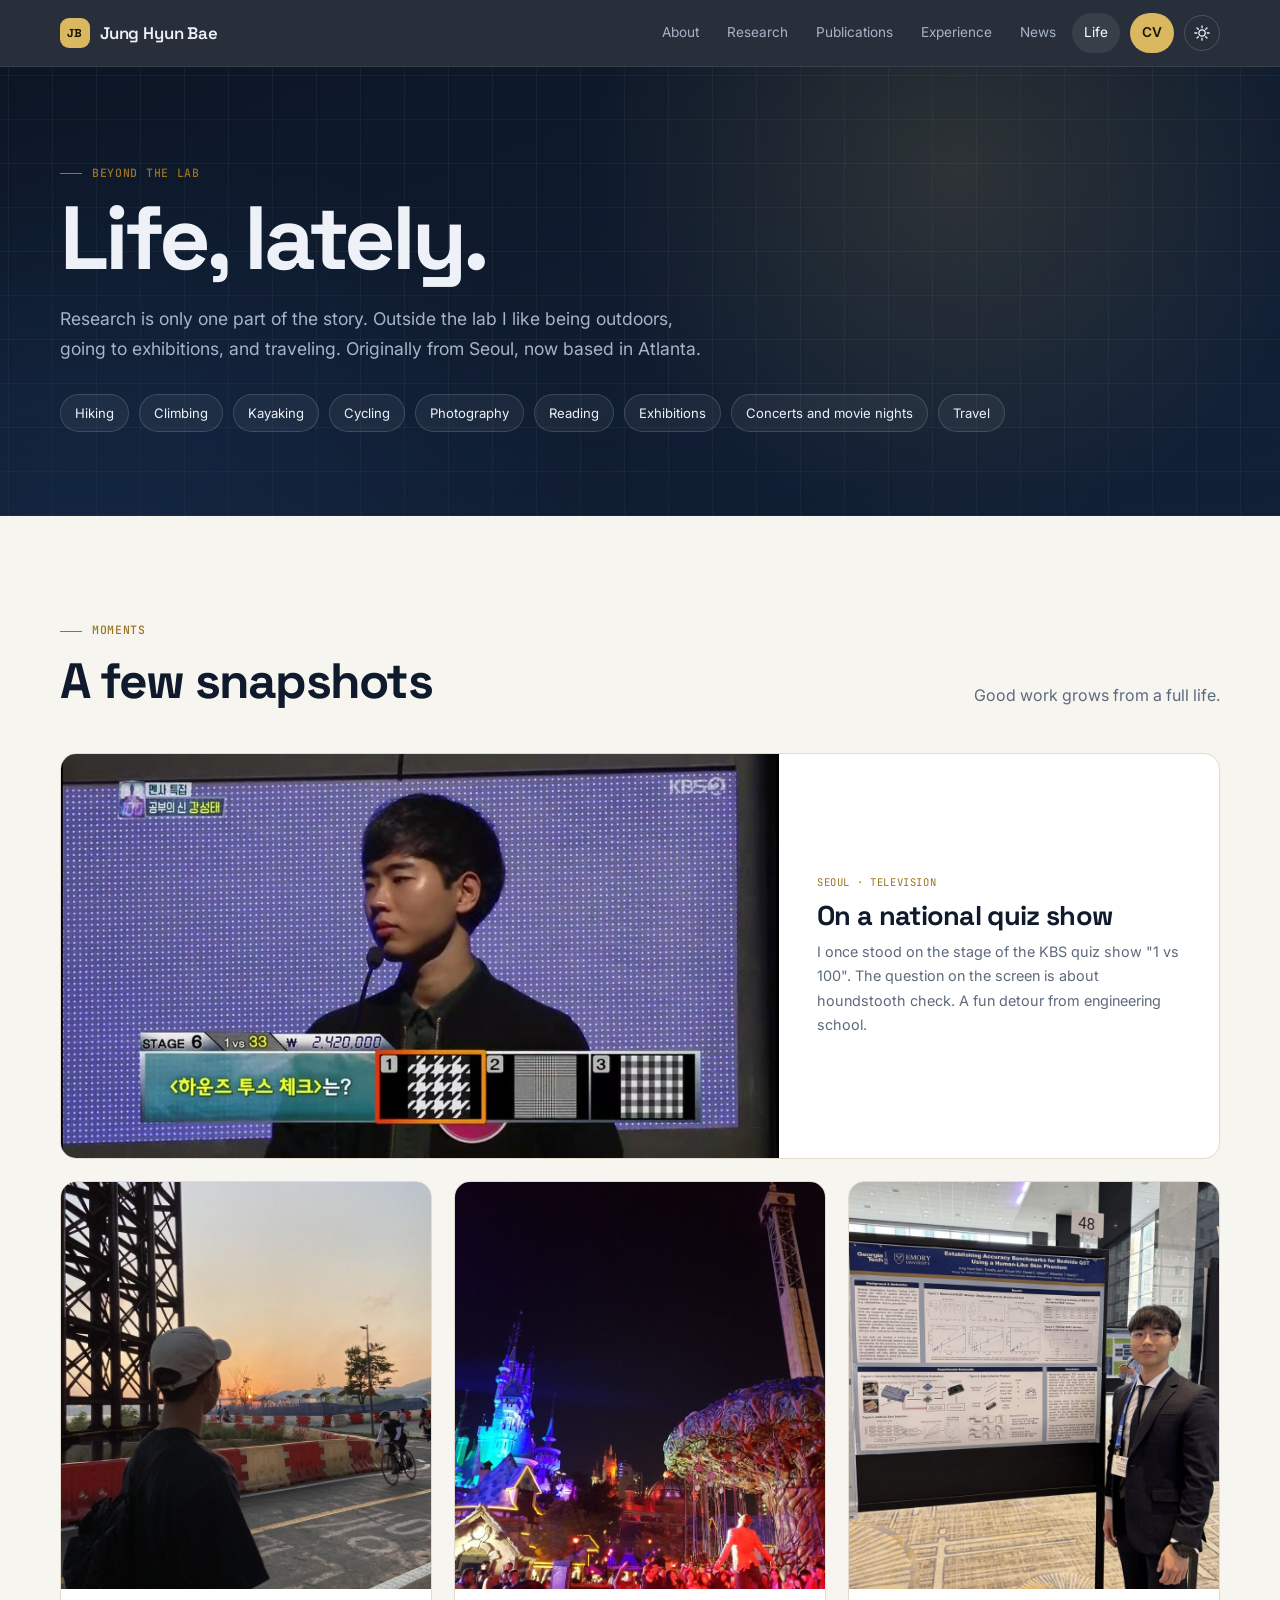
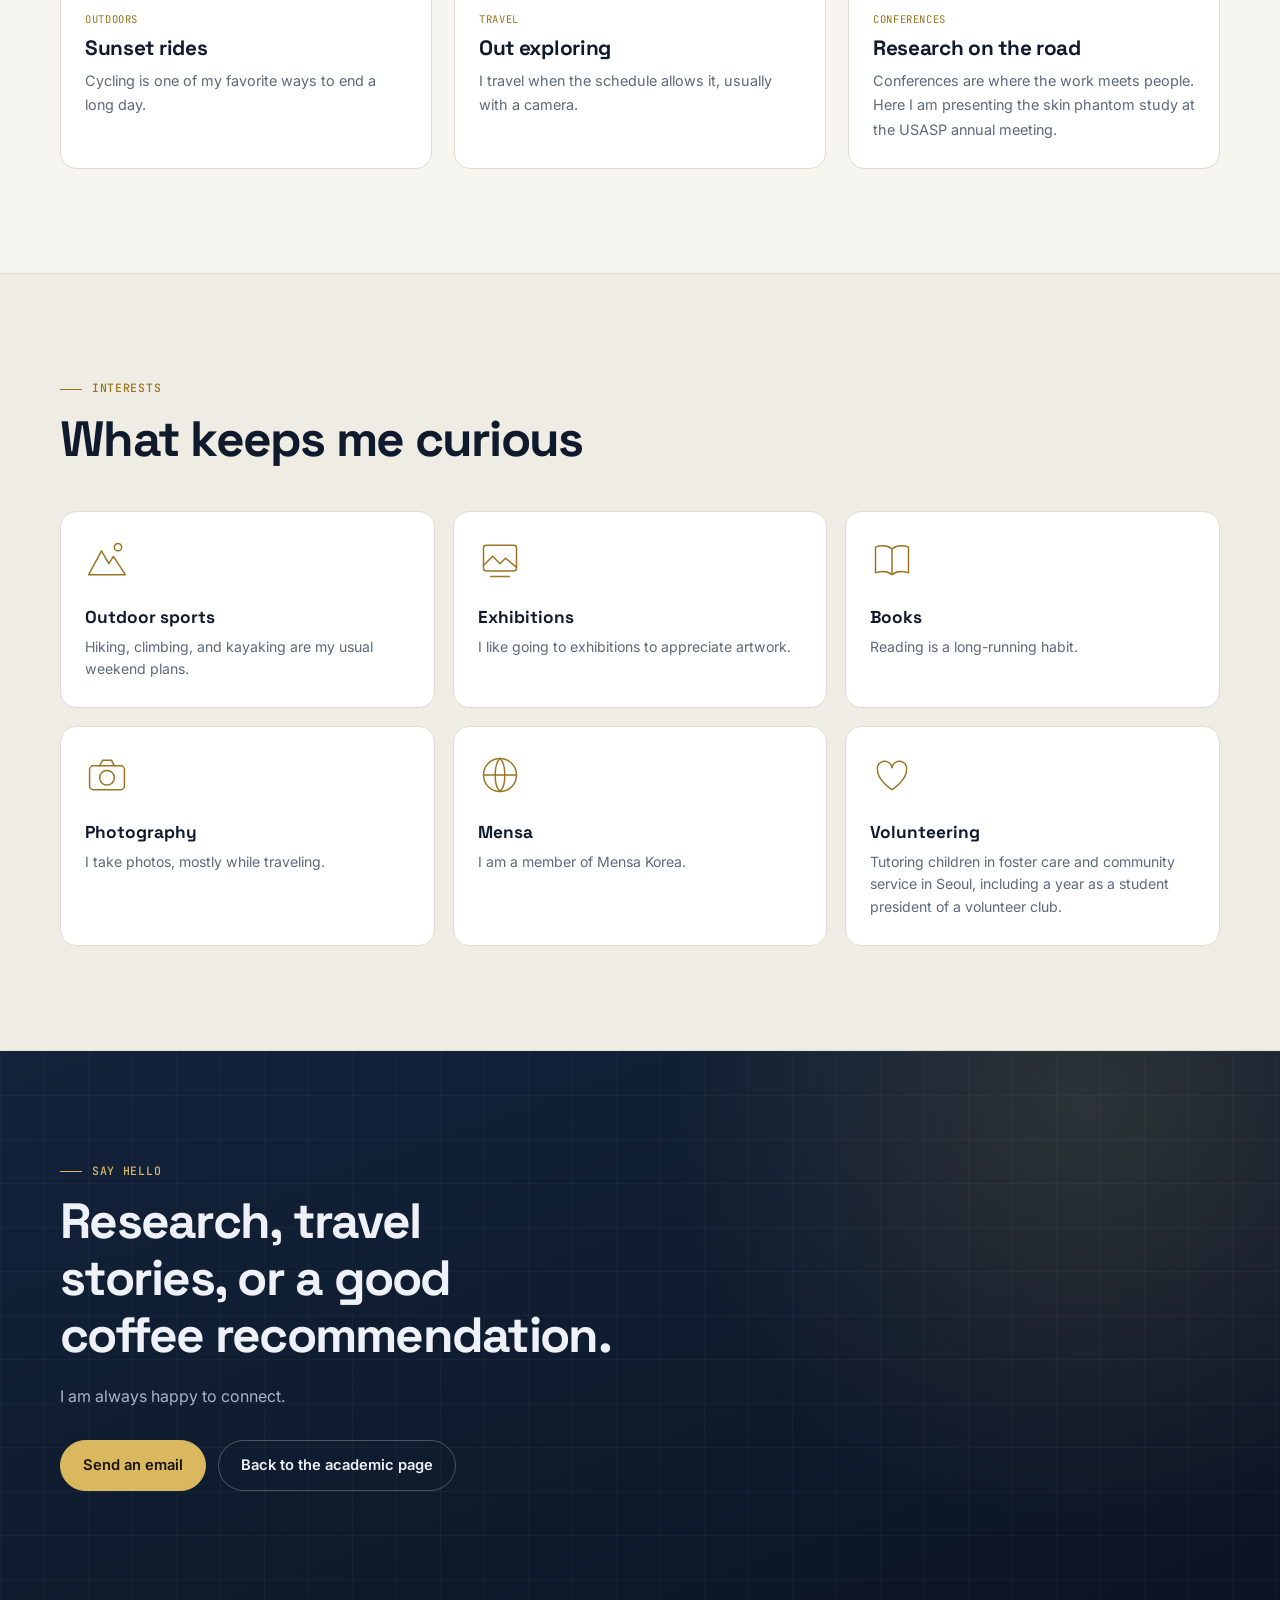
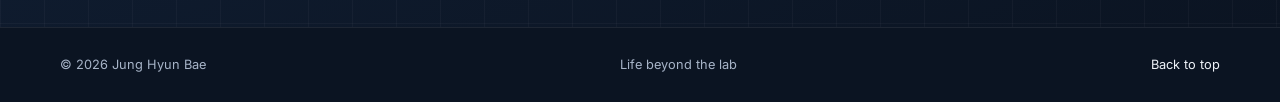
<file: life.html>
<!doctype html>
<html lang="en">

<head>
  <meta charset="utf-8">
  <meta name="viewport" content="width=device-width, initial-scale=1">
  <meta name="description"
    content="Life beyond the lab: cycling, hiking, travel, books, and a few stories from Jung Hyun Bae.">
  <meta name="theme-color" content="#0b1422">
  <title>Life | Jung Hyun Bae</title>
  <link rel="icon" href="assets/images/favicon.svg" type="image/svg+xml">
  <link rel="preconnect" href="https://fonts.googleapis.com">
  <link rel="preconnect" href="https://fonts.gstatic.com" crossorigin>
  <link
    href="https://fonts.googleapis.com/css2?family=Inter:wght@400;500;600;700&family=JetBrains+Mono:wght@400;500&family=Space+Grotesk:wght@500;600;700&display=swap"
    rel="stylesheet">
  <link rel="stylesheet" href="styles.css?v=22">
  <script>
    try {
      var t = localStorage.getItem('theme');
      if (t === 'light' || t === 'dark') document.documentElement.setAttribute('data-theme', t);
    } catch (e) { }
  </script>
  <script src="script.js?v=22" defer></script>
</head>

<body>
  <a class="skip-link" href="#main">Skip to content</a>
  <div class="scroll-progress" aria-hidden="true"><span></span></div>

  <header class="site-header" id="top">
    <nav class="shell nav" aria-label="Main navigation">
      <a class="brand" href="index.html"><span class="brand-mark" aria-hidden="true">JB</span>Jung Hyun Bae</a>
      <button class="menu-button" type="button" aria-expanded="false" aria-controls="nav-links">Menu</button>
      <div class="nav-links" id="nav-links">
        <a href="index.html#about">About</a>
        <a href="index.html#research">Research</a>
        <a href="index.html#publications">Publications</a>
        <a href="index.html#experience">Experience</a>
        <a href="index.html#news">News</a>
        <a class="active-page" href="life.html" aria-current="page">Life</a>
        <a class="nav-cv" href="assets/documents/jung-hyun-bae-cv.pdf">CV</a>
        <button class="theme-toggle" type="button" aria-label="Switch between light and dark theme">
          <svg class="icon-sun" viewBox="0 0 24 24" aria-hidden="true"><circle cx="12" cy="12" r="4.2"/><path d="M12 2.5v2.6M12 18.9v2.6M2.5 12h2.6M18.9 12h2.6M5.3 5.3l1.8 1.8M16.9 16.9l1.8 1.8M5.3 18.7l1.8-1.8M16.9 7.1l1.8-1.8"/></svg>
          <svg class="icon-moon" viewBox="0 0 24 24" aria-hidden="true"><path d="M20 14.2A8.2 8.2 0 0 1 9.8 4a8.2 8.2 0 1 0 10.2 10.2z"/></svg>
        </button>
      </div>
    </nav>
  </header>

  <main id="main">
    <section class="hero life-hero" aria-labelledby="life-title">
      <div class="hero-bg" aria-hidden="true"></div>
      <div class="shell">
        <p class="label">Beyond the lab</p>
        <h1 id="life-title">Life, lately.</h1>
        <p class="hero-lede">Research is only one part of the story. Outside the lab I like being outdoors, going to
          exhibitions, and traveling. Originally from Seoul, now based in Atlanta.</p>
        <div class="life-facts">
          <span>Hiking</span><span>Climbing</span><span>Kayaking</span><span>Cycling</span><span>Photography</span>
          <span>Reading</span><span>Exhibitions</span><span>Concerts and movie nights</span><span>Travel</span>
        </div>
      </div>
    </section>

    <section class="section shell" aria-labelledby="moments-title">
      <div class="section-heading reveal">
        <div>
          <p class="label">Moments</p>
          <h2 id="moments-title">A few snapshots</h2>
        </div>
        <p>Good work grows from a full life.</p>
      </div>
      <div class="story-grid">
        <article class="story full reveal">
          <div class="story-photo"><img loading="lazy" src="assets/images/life-quiz-show.jpg" alt="Jung Hyun Bae as a contestant on a television quiz show"></div>
          <div class="story-copy">
            <p class="meta">Seoul · Television</p>
            <h2>On a national quiz show</h2>
            <p>I once stood on the stage of the KBS quiz show "1 vs 100". The question on the screen is about
              houndstooth check. A fun detour from engineering school.</p>
          </div>
        </article>
        <article class="story reveal">
          <div class="story-photo"><img loading="lazy" src="assets/images/life-cycling.jpg" alt="Watching the sunset next to a cycling path"></div>
          <div class="story-copy">
            <p class="meta">Outdoors</p>
            <h2>Sunset rides</h2>
            <p>Cycling is one of my favorite ways to end a long day.</p>
          </div>
        </article>
        <article class="story reveal">
          <div class="story-photo"><img loading="lazy" src="assets/images/life-travel.jpg" alt="A castle and carousel lit up at night"></div>
          <div class="story-copy">
            <p class="meta">Travel</p>
            <h2>Out exploring</h2>
            <p>I travel when the schedule allows it, usually with a camera.</p>
          </div>
        </article>
        <article class="story reveal">
          <div class="story-photo"><img loading="lazy" src="assets/images/bqst-poster.jpg" alt="Jung Hyun Bae next to a research poster at a conference" style="object-position:78% 50%"></div>
          <div class="story-copy">
            <p class="meta">Conferences</p>
            <h2>Research on the road</h2>
            <p>Conferences are where the work meets people. Here I am presenting the skin phantom study at the USASP
              annual meeting.</p>
          </div>
        </article>
      </div>
    </section>

    <section class="section tinted" aria-labelledby="interests-title">
      <div class="shell">
        <div class="section-heading reveal">
          <div>
            <p class="label">Interests</p>
            <h2 id="interests-title">What keeps me curious</h2>
          </div>
        </div>
        <div class="interest-grid">
          <article class="focus reveal">
            <svg viewBox="0 0 48 48" aria-hidden="true"><path d="M4 40 18 14l8 14 5-8 13 20z"/><circle cx="36" cy="10" r="4"/></svg>
            <h3>Outdoor sports</h3>
            <p>Hiking, climbing, and kayaking are my usual weekend plans.</p>
          </article>
          <article class="focus reveal">
            <svg viewBox="0 0 48 48" aria-hidden="true"><rect x="6" y="8" width="36" height="28" rx="3"/><path d="m6 30 10-10 8 8 6-6 12 10M14 42h20"/></svg>
            <h3>Exhibitions</h3>
            <p>I like going to exhibitions to appreciate artwork.</p>
          </article>
          <article class="focus reveal">
            <svg viewBox="0 0 48 48" aria-hidden="true"><path d="M24 12c-5-4-12-4-18-2v28c6-2 13-2 18 2 5-4 12-4 18-2V10c-6-2-13-2-18 2zM24 12v28"/></svg>
            <h3>Books</h3>
            <p>Reading is a long-running habit.</p>
          </article>
          <article class="focus reveal">
            <svg viewBox="0 0 48 48" aria-hidden="true"><rect x="5" y="14" width="38" height="26" rx="4"/><circle cx="24" cy="27" r="8"/><path d="M16 14l3-6h10l3 6"/></svg>
            <h3>Photography</h3>
            <p>I take photos, mostly while traveling.</p>
          </article>
          <article class="focus reveal">
            <svg viewBox="0 0 48 48" aria-hidden="true"><circle cx="24" cy="24" r="18"/><path d="M24 6c-7 6-7 30 0 36M24 6c7 6 7 30 0 36M6 24h36"/></svg>
            <h3>Mensa</h3>
            <p>I am a member of Mensa Korea.</p>
          </article>
          <article class="focus reveal">
            <svg viewBox="0 0 48 48" aria-hidden="true"><path d="M24 40S8 30 8 18a8 8 0 0 1 16-2 8 8 0 0 1 16 2c0 12-16 22-16 22z"/></svg>
            <h3>Volunteering</h3>
            <p>Tutoring children in foster care and community service in Seoul, including a year as a student
              president of a volunteer club.</p>
          </article>
        </div>
      </div>
    </section>

    <section class="contact" aria-labelledby="hello-title">
      <div class="shell contact-inner reveal">
        <p class="label">Say hello</p>
        <h2 id="hello-title">Research, travel stories, or a good coffee recommendation.</h2>
        <p>I am always happy to connect.</p>
        <div class="hero-actions">
          <a class="button" href="mailto:jbae329@gatech.edu">Send an email</a>
          <a class="button button-ghost" href="index.html">Back to the academic page</a>
        </div>
      </div>
    </section>
  </main>

  <footer>
    <div class="shell footer-inner">
      <p>© <span id="year">2026</span> Jung Hyun Bae</p>
      <p>Life beyond the lab</p>
      <a href="#top">Back to top</a>
    </div>
  </footer>
</body>

</html>
</file>
<file: styles.css>
/* Jung Hyun Bae, academic site. No build step: plain CSS. */

:root {
  --bg: #f7f5f0;
  --surface: #ffffff;
  --surface-2: #efece4;
  --ink: #0f1b2d;
  --ink-soft: #33415a;
  --muted: #5d6a7c;
  --line: #e1dccf;
  --accent: #9a7420;
  --accent-strong: #7d5d14;
  --accent-soft: #f3e8c9;
  --navy: #0b1422;
  --navy-2: #13233b;
  --on-navy: #eef2f8;
  --on-navy-muted: #a7b4c8;
  --gold: #d9b860;
  --ok: #1f8a5b;
  --shadow: 0 1px 2px #0f1b2d0d, 0 12px 32px -12px #0f1b2d26;
  --shadow-lift: 0 2px 4px #0f1b2d12, 0 24px 48px -16px #0f1b2d40;
  --radius: 16px;
  --max: 1160px;
  --sans: "Inter", system-ui, -apple-system, "Segoe UI", Arial, sans-serif;
  --display: "Space Grotesk", "Inter", system-ui, Arial, sans-serif;
  --mono: "JetBrains Mono", ui-monospace, "SFMono-Regular", Consolas, monospace;
  color-scheme: light;
}

@media (prefers-color-scheme: dark) {
  :root:not([data-theme="light"]) {
    --bg: #0a111c;
    --surface: #111b2b;
    --surface-2: #0e1725;
    --ink: #e9eef6;
    --ink-soft: #c5cfde;
    --muted: #94a2b6;
    --line: #223149;
    --accent: #d9b860;
    --accent-strong: #ecd187;
    --accent-soft: #2a2412;
    --navy: #070d16;
    --navy-2: #0f1b2d;
    --shadow: 0 1px 2px #00000040, 0 12px 32px -12px #00000080;
    --shadow-lift: 0 2px 4px #00000055, 0 24px 48px -16px #000000a0;
    color-scheme: dark;
  }
}

:root[data-theme="dark"] {
  --bg: #0a111c;
  --surface: #111b2b;
  --surface-2: #0e1725;
  --ink: #e9eef6;
  --ink-soft: #c5cfde;
  --muted: #94a2b6;
  --line: #223149;
  --accent: #d9b860;
  --accent-strong: #ecd187;
  --accent-soft: #2a2412;
  --navy: #070d16;
  --navy-2: #0f1b2d;
  --shadow: 0 1px 2px #00000040, 0 12px 32px -12px #00000080;
  --shadow-lift: 0 2px 4px #00000055, 0 24px 48px -16px #000000a0;
  color-scheme: dark;
}

*,
*::before,
*::after { box-sizing: border-box; }

html { scroll-behavior: smooth; scroll-padding-top: 84px; -webkit-text-size-adjust: 100%; }

body {
  margin: 0;
  background: var(--bg);
  color: var(--ink);
  font: 400 16px/1.7 var(--sans);
  -webkit-font-smoothing: antialiased;
  overflow-x: hidden;
}

img { max-width: 100%; height: auto; display: block; }
a { color: inherit; }
h1, h2, h3, h4 { font-family: var(--display); line-height: 1.15; margin: 0; text-wrap: balance; }
p { margin: 0 0 1em; }
ul, ol { margin: 0; padding: 0; list-style: none; }
button { font: inherit; color: inherit; }
:focus-visible { outline: 2px solid var(--accent); outline-offset: 3px; border-radius: 4px; }

.shell { width: min(var(--max), calc(100% - 48px)); margin-inline: auto; }
.skip-link { position: fixed; z-index: 200; top: 10px; left: 10px; padding: 8px 14px; background: var(--surface); color: var(--ink); border-radius: 8px; transform: translateY(-200%); }
.skip-link:focus { transform: none; }

.label, .meta, .kind, .pub-venue, .pub-type, .pub-year, .timeline time, .news time, .stat-row dt, .hero-portrait figcaption, .plain.dated time {
  font-family: var(--mono);
  font-size: .72rem;
  letter-spacing: .06em;
  text-transform: uppercase;
}
.label { color: var(--accent); margin: 0 0 12px; font-weight: 500; }
.label::before { content: ""; display: inline-block; width: 22px; height: 1px; margin-right: 10px; vertical-align: middle; background: currentColor; }

/* Scroll progress */
.scroll-progress { position: fixed; inset: 0 0 auto 0; height: 3px; z-index: 120; pointer-events: none; }
.scroll-progress span { display: block; height: 100%; width: 100%; transform-origin: 0 50%; transform: scaleX(var(--progress, 0)); background: linear-gradient(90deg, var(--gold), #f1dfa6); }

/* Header */
.site-header { position: sticky; top: 0; z-index: 100; background: color-mix(in srgb, var(--navy) 88%, transparent); backdrop-filter: blur(14px) saturate(140%); -webkit-backdrop-filter: blur(14px) saturate(140%); color: var(--on-navy); border-bottom: 1px solid #ffffff14; }
.nav { height: 66px; display: flex; align-items: center; justify-content: space-between; gap: 20px; }
.brand { display: inline-flex; align-items: center; gap: 10px; font: 600 1.05rem var(--display); text-decoration: none; letter-spacing: -.01em; }
.brand-mark { display: grid; place-items: center; width: 30px; height: 30px; border-radius: 9px; background: var(--gold); color: #1a1405; font: 700 .72rem var(--display); letter-spacing: .02em; }
.nav-links { display: flex; align-items: center; gap: 4px; }
.nav-links a { padding: 8px 12px; border-radius: 999px; font-size: .85rem; text-decoration: none; color: var(--on-navy-muted); transition: color .2s, background .2s; }
.nav-links a:hover, .nav-links a.is-current, .nav-links a.active-page { color: #fff; background: #ffffff14; }
.nav-links .nav-cv { margin-left: 6px; color: #1a1405; background: var(--gold); font-weight: 600; }
.nav-links .nav-cv:hover { color: #1a1405; background: #ecd187; }
.theme-toggle { margin-left: 6px; width: 36px; height: 36px; display: grid; place-items: center; border-radius: 50%; border: 1px solid #ffffff2b; background: transparent; cursor: pointer; }
.theme-toggle:hover { background: #ffffff14; }
.theme-toggle svg { width: 18px; height: 18px; fill: none; stroke: var(--on-navy); stroke-width: 1.7; stroke-linecap: round; stroke-linejoin: round; }
.theme-toggle .icon-moon { display: none; }
:root[data-theme="dark"] .theme-toggle .icon-sun { display: none; }
:root[data-theme="dark"] .theme-toggle .icon-moon { display: block; }
@media (prefers-color-scheme: dark) {
  :root:not([data-theme="light"]) .theme-toggle .icon-sun { display: none; }
  :root:not([data-theme="light"]) .theme-toggle .icon-moon { display: block; }
}
.menu-button { display: none; border: 1px solid #ffffff40; border-radius: 999px; background: transparent; color: #fff; padding: 7px 14px; font-size: .82rem; cursor: pointer; }

/* Hero */
.hero { position: relative; isolation: isolate; overflow: hidden; background: var(--navy); color: var(--on-navy); padding: 84px 0 0; }
.hero-bg { position: absolute; inset: -80px; z-index: -1; pointer-events: none;
  background:
    radial-gradient(520px circle at var(--mouse-x, 72%) var(--mouse-y, 30%), #d9b86026, transparent 70%),
    radial-gradient(900px circle at 12% 110%, #2a5a9a40, transparent 60%),
    linear-gradient(#ffffff0a 1px, transparent 1px) 0 0 / 44px 44px,
    linear-gradient(90deg, #ffffff0a 1px, transparent 1px) 0 0 / 44px 44px,
    linear-gradient(160deg, var(--navy) 0%, var(--navy-2) 100%);
  mask-image: linear-gradient(#000 70%, #000c);
}
.hero-grid { display: grid; grid-template-columns: minmax(0, 1.25fr) minmax(0, .75fr); gap: 72px; align-items: center; }
.status-pill { display: inline-flex; align-items: center; gap: 10px; margin: 0 0 26px; padding: 7px 14px 7px 12px; border: 1px solid #ffffff26; border-radius: 999px; background: #ffffff0d; font-size: .8rem; color: var(--on-navy); }
.pulse { position: relative; width: 8px; height: 8px; border-radius: 50%; background: #4ade80; }
.pulse::after { content: ""; position: absolute; inset: -5px; border-radius: 50%; border: 1px solid #4ade80; animation: pulse 2.2s ease-out infinite; }
@keyframes pulse { from { transform: scale(.5); opacity: .9; } to { transform: scale(1.5); opacity: 0; } }
.hero h1 { font-size: clamp(3rem, 7.4vw, 5.6rem); font-weight: 700; letter-spacing: -.045em; line-height: .98; margin-bottom: 22px; }
.hero-role { font: 500 clamp(1.15rem, 2.2vw, 1.5rem)/1.4 var(--display); color: var(--on-navy); margin-bottom: 20px; }
.rotator { display: inline-block; color: var(--gold); white-space: nowrap; }
.rotator-word { display: inline-block; transition: opacity .35s ease, transform .35s ease; }
.rotator-word.is-out { opacity: 0; transform: translateY(8px); }
.rotator::after { content: ""; display: inline-block; width: 2px; height: 1em; margin-left: 4px; vertical-align: -.12em; background: var(--gold); animation: blink 1.1s steps(2) infinite; }
@keyframes blink { 50% { opacity: 0; } }
.hero-lede { max-width: 60ch; color: var(--on-navy-muted); font-size: 1.04rem; }
.hero-actions { display: flex; flex-wrap: wrap; gap: 12px; margin: 30px 0 26px; }
.button { display: inline-flex; align-items: center; gap: 8px; padding: 12px 22px; border-radius: 999px; background: var(--gold); color: #1a1405; font-weight: 600; font-size: .92rem; text-decoration: none; border: 1px solid var(--gold); transition: transform .2s ease, box-shadow .2s ease, background .2s; }
.button:hover { transform: translateY(-2px); box-shadow: 0 10px 24px -10px #d9b86099; background: #ecd187; }
.button-ghost { background: transparent; color: var(--on-navy); border-color: #ffffff40; }
.button-ghost:hover { background: #ffffff12; box-shadow: none; }
.social-row { display: flex; flex-wrap: wrap; gap: 6px 22px; }
.social-row a { display: inline-flex; align-items: center; gap: 8px; color: var(--on-navy-muted); font-size: .88rem; text-decoration: none; }
.social-row a:hover { color: #fff; }
.social-row svg { width: 20px; height: 20px; fill: none; stroke: currentColor; stroke-width: 1.6; stroke-linecap: round; stroke-linejoin: round; }

.hero-portrait { margin: 0; justify-self: end; width: min(100%, 380px); }
.portrait-frame { position: relative; border-radius: 28px; }
.portrait-frame::before { content: ""; position: absolute; inset: 18px -18px -18px 18px; border: 1px solid var(--gold); border-radius: 28px; opacity: .7; }
.portrait-frame::after { content: ""; position: absolute; left: -22px; bottom: 34px; width: 74px; height: 74px; background: radial-gradient(circle, var(--gold) 1.4px, transparent 1.6px) 0 0 / 12px 12px; opacity: .7; }
.portrait-frame img { position: relative; z-index: 1; width: 100%; aspect-ratio: 1 / 1.08; object-fit: cover; border-radius: 28px; box-shadow: 0 30px 60px -24px #000000b0; }
.hero-portrait figcaption { display: flex; justify-content: space-between; gap: 12px; margin-top: 34px; color: var(--on-navy-muted); font-size: .66rem; }

.stat-row { display: grid; grid-template-columns: repeat(3, 1fr); margin: 72px 0 0; border-top: 1px solid #ffffff1f; }
.stat-row div { display: flex; flex-direction: column-reverse; justify-content: flex-end; gap: 4px; padding: 26px 24px 30px 0; }
.stat-row div + div { padding-left: 24px; border-left: 1px solid #ffffff1f; }
.stat-row dt { color: var(--on-navy-muted); font-size: .68rem; }
.stat-row dd { margin: 0; font: 700 clamp(2rem, 4vw, 2.9rem)/1 var(--display); letter-spacing: -.03em; color: #fff; font-variant-numeric: tabular-nums; }

/* Sections */
.section { padding: 104px 0; }
.tinted { background: var(--surface-2); border-block: 1px solid var(--line); }
.section-heading { display: flex; align-items: end; justify-content: space-between; gap: 40px; margin-bottom: 44px; }
.section-heading h2, .about-copy h2, .news-intro h2, .contact h2 { font-size: clamp(2rem, 4.2vw, 3.1rem); font-weight: 700; letter-spacing: -.035em; }
.section-heading > p { max-width: 42ch; margin: 0; color: var(--muted); }

/* About */
.about-grid { display: grid; grid-template-columns: minmax(0, 1.35fr) minmax(0, .65fr); gap: 64px; align-items: start; }
.about-copy h2 { margin-bottom: 28px; max-width: 18ch; }
.about-copy p { color: var(--ink-soft); max-width: 68ch; }
.about-copy a { color: var(--ink); text-decoration: underline; text-decoration-color: var(--accent); text-decoration-thickness: 1.5px; text-underline-offset: 4px; }
.about-copy a:hover { color: var(--accent-strong); }
.now-card { position: sticky; top: 96px; padding: 28px; border: 1px solid var(--line); border-radius: var(--radius); background: var(--surface); box-shadow: var(--shadow); }
.now-card h3 { font-size: 1.25rem; margin-bottom: 18px; }
.now-card li { position: relative; padding: 12px 0 12px 20px; border-top: 1px solid var(--line); font-size: .9rem; color: var(--muted); line-height: 1.55; }
.now-card li::before { content: ""; position: absolute; left: 0; top: 21px; width: 7px; height: 7px; border-radius: 50%; background: var(--accent); }
.now-card strong { color: var(--ink); font-weight: 600; }

.focus-grid { display: grid; grid-template-columns: repeat(4, 1fr); gap: 18px; margin-top: 64px; }
.focus { padding: 26px 24px; border: 1px solid var(--line); border-radius: var(--radius); background: var(--surface); transition: transform .25s ease, box-shadow .25s ease, border-color .25s; }
.focus:hover { transform: translateY(-4px); box-shadow: var(--shadow); border-color: var(--accent); }
.focus svg { width: 44px; height: 44px; margin-bottom: 18px; fill: none; stroke: var(--accent); stroke-width: 1.6; stroke-linecap: round; stroke-linejoin: round; }
.focus h3 { font-size: 1.08rem; margin-bottom: 8px; }
.focus p { margin: 0; font-size: .88rem; color: var(--muted); line-height: 1.6; }

/* Featured projects */
.featured { display: grid; grid-template-columns: 1fr 1fr; gap: 22px; margin-bottom: 44px; }
.feature-card { position: relative; overflow: hidden; display: flex; flex-direction: column; border-radius: 22px; background: linear-gradient(155deg, var(--navy-2), var(--navy)); color: var(--on-navy); border: 1px solid #ffffff14; box-shadow: var(--shadow); }
.feature-art { position: relative; aspect-ratio: 16 / 8.2; background: radial-gradient(420px circle at 70% 20%, #d9b86024, transparent 70%), linear-gradient(#ffffff0a 1px, transparent 1px) 0 0 / 28px 28px, linear-gradient(90deg, #ffffff0a 1px, transparent 1px) 0 0 / 28px 28px; border-bottom: 1px solid #ffffff14; }
.feature-art svg { position: absolute; inset: 0; width: 100%; height: 100%; padding: 22px 34px; fill: none; stroke-linecap: round; stroke-linejoin: round; }
.art-ghost { stroke: #ffffff2e; stroke-width: 22; }
.art-cable { stroke: var(--gold); stroke-width: 2; stroke-dasharray: 6 8; animation: flow 3.4s linear infinite; }
.art-cable.alt { stroke: #7fb2ff; animation-duration: 4.6s; animation-direction: reverse; }
.art-joint { stroke: #ffffffb0; stroke-width: 2; fill: var(--navy); }
.art-dot { fill: var(--gold); stroke: none; }
@keyframes flow { to { stroke-dashoffset: -140; } }
.feature-copy { padding: 26px 28px 30px; }
.feature-copy .meta { color: var(--on-navy-muted); margin-bottom: 12px; line-height: 2; }
.feature-copy h3 { font-size: 1.55rem; letter-spacing: -.02em; margin-bottom: 12px; }
.feature-copy p:not(.meta) { color: var(--on-navy-muted); font-size: .93rem; }
.feature-card .tags span { border-color: #ffffff2b; color: var(--on-navy); background: #ffffff0a; }

.badge { display: inline-flex; align-items: center; gap: 6px; margin-right: 10px; padding: 3px 9px; border-radius: 999px; font-size: .64rem; letter-spacing: .06em; vertical-align: 1px; }
.badge.live { background: #4ade8022; color: #86efac; border: 1px solid #4ade8055; }
.badge.live::before { content: ""; width: 6px; height: 6px; border-radius: 50%; background: #4ade80; }
.badge.review { background: var(--accent-soft); color: var(--accent-strong); border: 1px solid color-mix(in srgb, var(--accent) 45%, transparent); }

.tags { display: flex; flex-wrap: wrap; gap: 6px; margin-top: 14px; }
.tags span { padding: 3px 10px; border: 1px solid var(--line); border-radius: 999px; font-size: .72rem; color: var(--muted); background: var(--surface); }

.featured-note { margin: -22px 0 36px; color: var(--muted); font-size: .86rem; }

/* Filter + grid */
.filter-bar { display: flex; flex-wrap: wrap; gap: 8px; margin-bottom: 26px; }
.chip { padding: 8px 16px; border-radius: 999px; border: 1px solid var(--line); background: var(--surface); color: var(--muted); font-size: .84rem; cursor: pointer; transition: all .2s; }
.chip:hover { border-color: var(--accent); color: var(--ink); }
.chip.is-active { background: var(--ink); border-color: var(--ink); color: var(--bg); }
.project-grid { display: grid; grid-template-columns: repeat(3, 1fr); gap: 22px; }
.project { border-radius: var(--radius); background: var(--surface); border: 1px solid var(--line); overflow: hidden; transition: transform .25s ease, box-shadow .25s ease, border-color .25s; }
.project:hover { transform: translateY(-5px); box-shadow: var(--shadow-lift); border-color: color-mix(in srgb, var(--accent) 60%, var(--line)); }
.project.is-hidden { display: none; }
.project-open { display: flex; flex-direction: column; width: 100%; height: 100%; padding: 0; border: 0; background: none; text-align: left; cursor: pointer; }
.project-media { position: relative; aspect-ratio: 16 / 10; overflow: hidden; background: #fff; border-bottom: 1px solid var(--line); }
.project-media img { width: 100%; height: 100%; object-fit: cover; transition: transform .6s ease; }
.project-media.contain img { object-fit: contain; padding: 14px; }
.project-media.dark { background: #000; }
.project-media.dark img { object-fit: contain; }
.project:hover .project-media img { transform: scale(1.045); }
.project-media::after { content: "Details"; position: absolute; right: 12px; bottom: 12px; padding: 4px 11px; border-radius: 999px; background: #0b1422d9; color: #fff; font: 500 .68rem var(--mono); letter-spacing: .06em; text-transform: uppercase; opacity: 0; transform: translateY(6px); transition: .25s; }
.project:hover .project-media::after, .project-open:focus-visible .project-media::after { opacity: 1; transform: none; }
.project-media.pattern { display: grid; place-items: center; background-color: var(--navy-2); color: #fff; }
.project-media.pattern span { position: relative; z-index: 1; padding: 8px 16px; border: 1px solid #ffffff55; border-radius: 999px; background: #0b1422b8; font: 500 .78rem var(--mono); letter-spacing: .1em; text-transform: uppercase; }
.p-coil { background-image: repeating-radial-gradient(circle at 30% 50%, transparent 0 14px, #d9b86040 15px 16px), repeating-radial-gradient(circle at 72% 50%, transparent 0 14px, #7fb2ff38 15px 16px); }
.p-grid { background-image: linear-gradient(#ffffff14 1px, transparent 1px), linear-gradient(90deg, #ffffff14 1px, transparent 1px), radial-gradient(circle at 50% 50%, #d9b86045, transparent 55%); background-size: 26px 26px, 26px 26px, 100% 100%; }
.p-scan { background-image: repeating-linear-gradient(0deg, transparent 0 9px, #d9b86038 10px 11px), radial-gradient(circle at 50% 50%, #7fb2ff45, transparent 60%); }
.p-links { background-image: linear-gradient(35deg, transparent 48.5%, #d9b86066 49% 51%, transparent 51.5%), linear-gradient(-35deg, transparent 48.5%, #7fb2ff59 49% 51%, transparent 51.5%), linear-gradient(90deg, transparent 49.5%, #ffffff2b 50%, transparent 50.5%); background-size: 120px 120px, 120px 120px, 60px 60px; }
.project-body { display: flex; flex-direction: column; flex: 1; padding: 20px 22px 24px; }
.meta { margin: 0 0 8px; color: var(--accent); font-size: .66rem; }
.project-body h3 { font-size: 1.14rem; letter-spacing: -.01em; line-height: 1.3; margin-bottom: 8px; }
.project-body > p:not(.meta) { margin: 0; color: var(--muted); font-size: .88rem; line-height: 1.6; }
.project-body .tags { margin-top: auto; padding-top: 16px; }
.filter-empty { color: var(--muted); padding: 30px 0; }
.project-grid { grid-auto-flow: dense; }
.project.full { grid-column: 1 / -1; }
.project.full .project-open { flex-direction: row; }
.project.full .project-media { flex: 0 0 63%; aspect-ratio: 1400 / 690; border-bottom: 0; border-right: 1px solid var(--line); }
.project.full .project-media.contain img { padding: 16px 18px; }
.project.full:hover .project-media img { transform: none; }
.project.full .project-body { justify-content: center; padding: 28px 30px; }
.project.full .project-body h3 { font-size: 1.5rem; letter-spacing: -.02em; }
.project.full .project-body > p:not(.meta) { font-size: .95rem; }
.project.full .project-body .tags { margin-top: 0; }

/* Dialog */
.project-dialog { width: min(880px, calc(100% - 28px)); max-height: min(88vh, 900px); padding: 0; border: 1px solid var(--line); border-radius: 22px; background: var(--surface); color: var(--ink); box-shadow: 0 40px 100px -20px #000000a0; overflow: auto; }
.project-dialog::backdrop { background: #070d16c2; backdrop-filter: blur(4px); }
.project-dialog[open] { animation: pop .28s ease; }
@keyframes pop { from { opacity: 0; transform: translateY(16px) scale(.98); } }
.dialog-inner { position: relative; padding: 38px 42px 42px; }
.dialog-close { position: sticky; float: right; top: 14px; margin: -18px -22px 0 12px; width: 38px; height: 38px; display: grid; place-items: center; border-radius: 50%; border: 1px solid var(--line); background: var(--surface); cursor: pointer; z-index: 2; }
.dialog-close:hover { border-color: var(--accent); }
.dialog-close svg { width: 16px; height: 16px; fill: none; stroke: currentColor; stroke-width: 2; stroke-linecap: round; }
.project-dialog h2 { font-size: clamp(1.5rem, 3.4vw, 2.1rem); letter-spacing: -.025em; margin-bottom: 4px; }
.dialog-body { margin-top: 24px; color: var(--ink-soft); }
.dialog-body ul { margin: 0 0 1em; }
.dialog-body li { position: relative; padding-left: 20px; margin-bottom: 8px; }
.dialog-body li::before { content: ""; position: absolute; left: 2px; top: .72em; width: 6px; height: 6px; border-radius: 50%; background: var(--accent); }
.gallery { display: flex; gap: 14px; margin: 0 0 24px; padding-bottom: 8px; overflow-x: auto; scroll-snap-type: x proximity; }
.gallery figure { flex: 0 0 auto; display: table; margin: 0; scroll-snap-align: start; }
.gallery img { display: block; height: 290px; width: auto; max-width: none; border-radius: 12px; border: 1px solid var(--line); background: #fff; }
.gallery figure.lg img { height: 350px; }
.gallery figcaption { display: table-caption; caption-side: bottom; padding-top: 8px; font-size: .78rem; line-height: 1.45; color: var(--muted); }
.gallery figure:only-child { margin-inline: auto; }
.gallery > img { flex: 0 0 auto; }
.detail-links { margin: 20px 0 0; }
.detail-links a, .text-link { display: inline-flex; align-items: center; gap: 6px; color: var(--accent-strong); font-weight: 600; font-size: .9rem; text-decoration: none; border-bottom: 1.5px solid color-mix(in srgb, var(--accent) 50%, transparent); }
.detail-links a::after, .text-link::after { content: "↗"; font-size: .9em; }
.detail-links a:hover, .text-link:hover { border-color: var(--accent); }

/* Publications */
.pub-list { border-top: 1px solid var(--line); }
.pub { display: grid; grid-template-columns: 70px minmax(0, 1fr) 150px; gap: 24px; padding: 26px 8px; border-bottom: 1px solid var(--line); transition: background .2s; }
.pub:hover { background: color-mix(in srgb, var(--surface) 70%, transparent); }
.pub-year { color: var(--accent); font-size: .8rem; padding-top: 3px; }
.pub-venue { margin: 0 0 6px; color: var(--muted); font-size: .68rem; }
.pub h3 { font-size: 1.12rem; font-weight: 600; line-height: 1.4; letter-spacing: -.01em; margin-bottom: 6px; }
.pub h3 a { text-decoration: none; background: linear-gradient(var(--accent), var(--accent)) 0 100% / 0 1.5px no-repeat; transition: background-size .3s; }
.pub h3 a:hover { background-size: 100% 1.5px; }
.pub h3 a::after { content: " ↗"; color: var(--accent); font-size: .85em; }
.pub-authors { margin: 0; font-size: .86rem; color: var(--muted); }
.pub-authors strong { color: var(--ink); font-weight: 600; }
.pub-type { justify-self: end; align-self: start; padding: 3px 10px; border: 1px solid var(--line); border-radius: 999px; color: var(--muted); font-size: .62rem; white-space: nowrap; }

/* Experience */
.exp-grid { display: grid; grid-template-columns: 1fr 1fr; gap: 56px; }
.exp-title { font-size: 1.2rem; margin: 0 0 22px; }
.exp-col .exp-title:not(:first-child) { margin-top: 46px; }
.timeline { position: relative; padding-left: 26px; }
.timeline::before { content: ""; position: absolute; left: 4px; top: 8px; bottom: 8px; width: 1px; background: var(--line); }
.timeline li { position: relative; padding-bottom: 24px; }
.timeline li:last-child { padding-bottom: 0; }
.timeline li::before { content: ""; position: absolute; left: -26px; top: 7px; width: 9px; height: 9px; border-radius: 50%; background: var(--surface-2); border: 2px solid var(--accent); }
.timeline li:first-child::before { background: var(--accent); box-shadow: 0 0 0 4px color-mix(in srgb, var(--accent) 22%, transparent); }
.timeline time { display: block; color: var(--accent); font-size: .66rem; margin-bottom: 4px; }
.timeline h4 { font-size: 1.02rem; font-weight: 600; line-height: 1.35; margin-bottom: 4px; }
.timeline p { margin: 0; font-size: .88rem; color: var(--muted); line-height: 1.55; }
.timeline a { color: inherit; text-decoration: underline; text-decoration-color: var(--accent); text-decoration-thickness: 1.5px; text-underline-offset: 3px; }
.timeline a:hover { color: var(--accent-strong); }
.extras { display: grid; grid-template-columns: 1.15fr .85fr 1fr; gap: 22px; margin-top: 64px; }
.extra { padding: 28px; border: 1px solid var(--line); border-radius: var(--radius); background: var(--surface); }
.extra h3 { font-size: 1.1rem; margin-bottom: 16px; }
.extra h3:not(:first-child) { margin-top: 28px; }
.skills div { padding: 10px 0; border-top: 1px solid var(--line); }
.skills dt { font: 500 .66rem var(--mono); letter-spacing: .06em; text-transform: uppercase; color: var(--accent); margin-bottom: 2px; }
.skills dd { margin: 0; font-size: .88rem; color: var(--ink-soft); }
.plain li { padding: 10px 0; border-top: 1px solid var(--line); font-size: .88rem; color: var(--ink-soft); line-height: 1.5; }
.plain.dated li { display: grid; grid-template-columns: 46px 1fr; gap: 10px; }
.plain.dated time { color: var(--accent); font-size: .68rem; padding-top: 3px; }

/* News */
.news-grid { display: grid; grid-template-columns: minmax(0, .8fr) minmax(0, 1.2fr); gap: 72px; align-items: start; }
.news-intro { position: sticky; top: 96px; }
.news-photo { margin: 30px 0 0; }
.news-photo img { width: 100%; max-height: 430px; object-fit: cover; object-position: 50% 30%; border-radius: var(--radius); box-shadow: var(--shadow); }
.news-photo figcaption { margin-top: 10px; font-size: .8rem; color: var(--muted); }
.news-list { border-top: 1px solid var(--line); }
.news { display: grid; grid-template-columns: 96px 1fr; gap: 22px; padding: 24px 0; border-bottom: 1px solid var(--line); }
.news time { color: var(--accent); font-size: .7rem; padding-top: 4px; }
.kind { display: inline-block; margin-bottom: 6px; padding: 2px 9px; border-radius: 999px; background: var(--accent-soft); color: var(--accent-strong); font-size: .6rem; }
.news h3 { font-size: 1.1rem; font-weight: 600; line-height: 1.35; margin-bottom: 4px; }
.news p { margin: 0; font-size: .88rem; color: var(--muted); }

/* Contact */
.contact { position: relative; overflow: hidden; padding: 110px 0; background: linear-gradient(160deg, var(--navy-2), var(--navy)); color: var(--on-navy); }
.contact::before { content: ""; position: absolute; inset: 0; pointer-events: none; background: radial-gradient(600px circle at 85% 10%, #d9b86024, transparent 70%), linear-gradient(#ffffff08 1px, transparent 1px) 0 0 / 44px 44px, linear-gradient(90deg, #ffffff08 1px, transparent 1px) 0 0 / 44px 44px; }
.contact-inner { position: relative; }
.contact .label { color: var(--gold); }
.contact h2 { max-width: 18ch; margin-bottom: 20px; }
.contact-inner > p:not(.label) { max-width: 60ch; color: var(--on-navy-muted); }
.contact-links { display: grid; grid-template-columns: repeat(3, 1fr); gap: 16px; margin-top: 40px; }
.contact-links a { display: flex; flex-direction: column; gap: 6px; padding: 22px 24px; border: 1px solid #ffffff24; border-radius: var(--radius); background: #ffffff0a; text-decoration: none; transition: transform .2s, border-color .2s, background .2s; }
.contact-links a:hover { transform: translateY(-3px); border-color: var(--gold); background: #ffffff12; }
.contact-links span { font: 500 .66rem var(--mono); letter-spacing: .08em; text-transform: uppercase; color: var(--gold); }
.contact-links strong { font: 600 1.02rem var(--display); overflow-wrap: anywhere; }

footer { background: var(--navy); color: var(--on-navy-muted); padding: 26px 0; font-size: .8rem; border-top: 1px solid #ffffff14; }
.footer-inner { display: flex; justify-content: space-between; gap: 20px; flex-wrap: wrap; }
.footer-inner p { margin: 0; }
.footer-inner a { color: var(--on-navy); text-decoration: none; }
.footer-inner a:hover { color: var(--gold); }

/* Reveal on scroll (only when JS is running) */
.js .reveal { opacity: 0; transform: translateY(18px); transition: opacity .6s ease, transform .6s ease; }
.js .reveal.visible { opacity: 1; transform: none; }

/* Life page */
.life-hero { padding: 96px 0 84px; }
.life-hero h1 { max-width: 14ch; }
.life-hero .hero-lede { font-size: 1.1rem; }
.life-facts { display: flex; flex-wrap: wrap; gap: 10px; margin-top: 30px; }
.life-facts span { padding: 7px 14px; border: 1px solid #ffffff26; border-radius: 999px; background: #ffffff0d; font-size: .82rem; }
.story-grid { display: grid; grid-template-columns: repeat(12, 1fr); gap: 22px; }
.story { grid-column: span 4; display: flex; flex-direction: column; overflow: hidden; border: 1px solid var(--line); border-radius: var(--radius); background: var(--surface); transition: transform .25s, box-shadow .25s; }
.story:hover { transform: translateY(-4px); box-shadow: var(--shadow-lift); }
.story.wide { grid-column: span 8; }
.story.half { grid-column: span 6; }
.story-photo { overflow: hidden; aspect-ratio: 4 / 4.4; background: var(--surface-2); }
.story.wide .story-photo { aspect-ratio: 16 / 9.6; }
.story.half .story-photo { aspect-ratio: 16 / 10; }
.story-photo img { width: 100%; height: 100%; object-fit: cover; transition: transform .7s ease; }
.story:hover .story-photo img { transform: scale(1.04); }
.story-copy { padding: 22px 24px 26px; }
.story.full { grid-column: 1 / -1; flex-direction: row; align-items: stretch; }
.story.full .story-photo { flex: 0 0 62%; aspect-ratio: 16 / 9; }
.story.full .story-copy { align-self: center; padding: 36px 38px; }
.story.full .story-copy h2 { font-size: 1.7rem; letter-spacing: -.025em; }
.story-copy h2 { font-size: 1.3rem; letter-spacing: -.015em; margin-bottom: 8px; }
.story-copy p:not(.meta) { margin: 0; font-size: .9rem; color: var(--muted); }
.interest-grid { display: grid; grid-template-columns: repeat(3, 1fr); gap: 18px; }

/* Responsive */
@media (max-width: 1020px) {
  .hero-grid { gap: 44px; }
  .project-grid { grid-template-columns: 1fr 1fr; }
  .focus-grid { grid-template-columns: 1fr 1fr; }
  .extras { grid-template-columns: 1fr 1fr; }
  .extras .extra:first-child { grid-column: 1 / -1; }
  .about-grid { grid-template-columns: 1fr; gap: 40px; }
  .now-card, .news-intro { position: static; }
  .news-grid { grid-template-columns: 1fr; gap: 40px; }
  .news-photo img { max-height: 360px; }
  .story, .story.wide, .story.half { grid-column: span 6; }
  .story.full { grid-column: 1 / -1; }
  .interest-grid { grid-template-columns: 1fr 1fr; }
}

@media (max-width: 820px) {
  .menu-button { display: block; }
  .nav-links { display: none; position: absolute; top: 66px; left: 0; right: 0; flex-direction: column; align-items: stretch; gap: 2px; padding: 14px 20px 20px; background: var(--navy); border-bottom: 1px solid #ffffff1f; }
  .nav-links.open { display: flex; }
  .nav-links a { padding: 11px 14px; font-size: .95rem; }
  .nav-links .nav-cv { margin: 8px 0 0; text-align: center; }
  .theme-toggle { margin: 10px 0 0; }
  .hero { padding-top: 54px; }
  .hero-grid { grid-template-columns: 1fr; gap: 46px; }
  .hero-portrait { justify-self: start; width: min(78%, 300px); order: -1; }
  .stat-row { margin-top: 54px; }
  .stat-row div { padding: 20px 12px 22px 0; }
  .stat-row div + div { padding-left: 14px; }

  .section { padding: 76px 0; }
  .section-heading { flex-direction: column; align-items: start; gap: 14px; }
  .featured, .exp-grid { grid-template-columns: 1fr; }
  .exp-grid { gap: 46px; }
  .pub { grid-template-columns: 54px minmax(0, 1fr); gap: 16px; }
  .pub-type { grid-column: 2; justify-self: start; }
  .contact-links { grid-template-columns: 1fr; }
  .contact { padding: 80px 0; }
  .dialog-inner { padding: 28px 22px 30px; }
  .dialog-close { margin: -12px -8px 0 12px; }
  .gallery img { height: 210px; }
  .gallery figure.lg img { height: 230px; }
  .project.full .project-open { flex-direction: column; }
  .project.full .project-media { flex: none; border-right: 0; border-bottom: 1px solid var(--line); }
  .project.full .project-media.contain img { padding: 10px; }
  .project.full .project-body { padding: 20px 22px 24px; }
  .project.full .project-body h3 { font-size: 1.2rem; }
  .project.full .project-body .tags { margin-top: auto; }
  .story.full { flex-direction: column; }
  .story.full .story-photo { flex: none; }
  .story.full .story-copy { align-self: stretch; padding: 22px 24px 26px; }
}

@media (max-width: 620px) {
  .shell { width: min(var(--max), calc(100% - 32px)); }
  .project-grid, .focus-grid, .extras, .interest-grid { grid-template-columns: 1fr; }
  .story, .story.wide, .story.half { grid-column: 1 / -1; }
  .story.wide .story-photo, .story.half .story-photo { aspect-ratio: 4 / 3.4; }
  .news { grid-template-columns: 1fr; gap: 6px; }
  .hero-portrait figcaption { flex-direction: column; gap: 2px; }
  .feature-copy { padding: 22px 20px 24px; }
}

@media (prefers-reduced-motion: reduce) {
  html { scroll-behavior: auto; }
  *, *::before, *::after { animation: none !important; transition: none !important; }
  .js .reveal { opacity: 1; transform: none; }
}

@media print {
  .site-header, .scroll-progress, .hero-actions, .filter-bar, .theme-toggle, footer, .project-dialog { display: none !important; }
  .hero, .contact, .feature-card { background: #fff !important; color: #000 !important; }
  .hero h1, .stat-row dd, .hero-role, .hero-lede, .feature-copy p, .contact p, .contact-links strong { color: #000 !important; }
  .js .reveal { opacity: 1; transform: none; }
  .section { padding: 28px 0; }
  .project-media, .feature-art, .hero-bg { display: none; }
}
</file>
